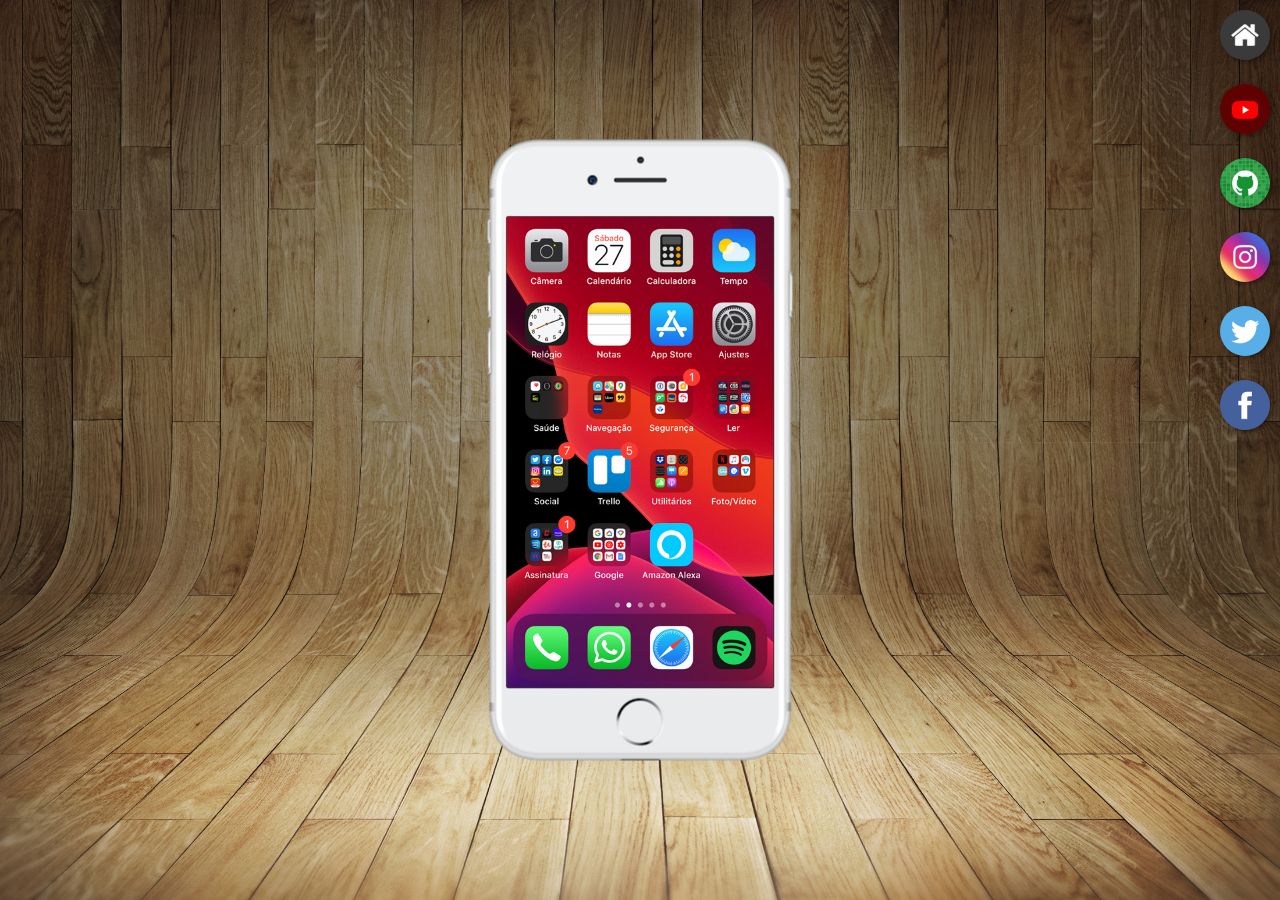
<file: index.html>
<!DOCTYPE html>
<html lang="pt-br">
<head>
    <meta charset="UTF-8">
    <meta name="viewport" content="width=device-width, initial-scale=1.0">
    <link rel="shortcut icon" href="favicon.ico" type="image/x-icon">
    <link rel="stylesheet" href="estilos/style.css">
    <title>Projecto Redes Socias</title>
</head>
<body>
    <main>
        <section id="telefone">
            <iframe src="home.html" name="tela" id="tela"  frameborder="0">
                Seu navegador não é compatível com isso.
            </iframe>
        </section>
        <section id="rede-sociais">
            <a href="home.html" target="tela"><img src="imagens/logo-home.jpg" alt="Home"></a><br>
            <a href="youtube.html" target="tela"><img src="imagens/logo-youtube.jpg" alt="Youtube"></a><br>
            <a href="github.html" target="tela"><img src="imagens/logo-github.jpg" alt="Github"></a><br>
            <a href="instagram.html" target="tela"><img src="imagens/logo-instagram.jpg" alt="Instagram"></a><br>
            <a href="twitter.html" target="tela"><img src="imagens/logo-twitter.jpg" alt="Twitter"></a><br>
            <a href="facebook.html" target="tela"><img src="imagens/logo-facebook.jpg" alt="Facebook"></a>

        </section>
    </main>
</body>
</html>
</file>
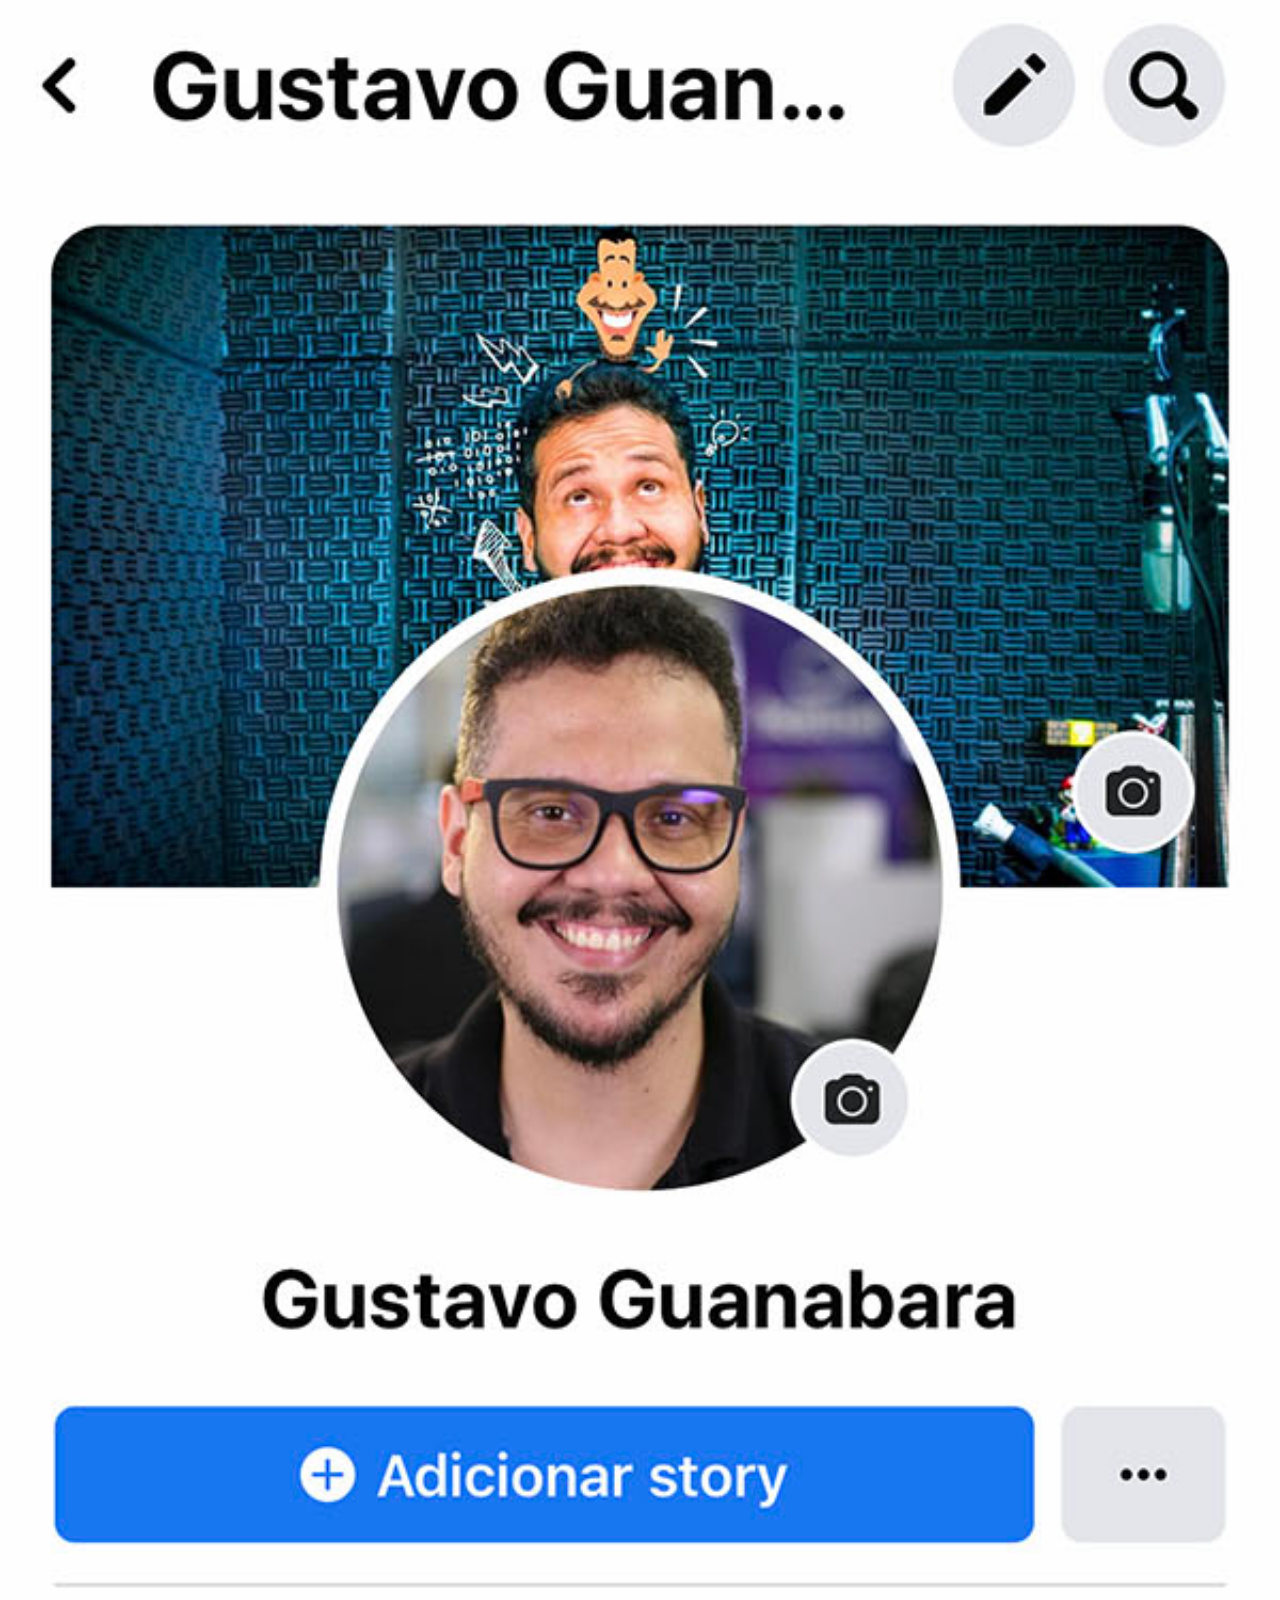
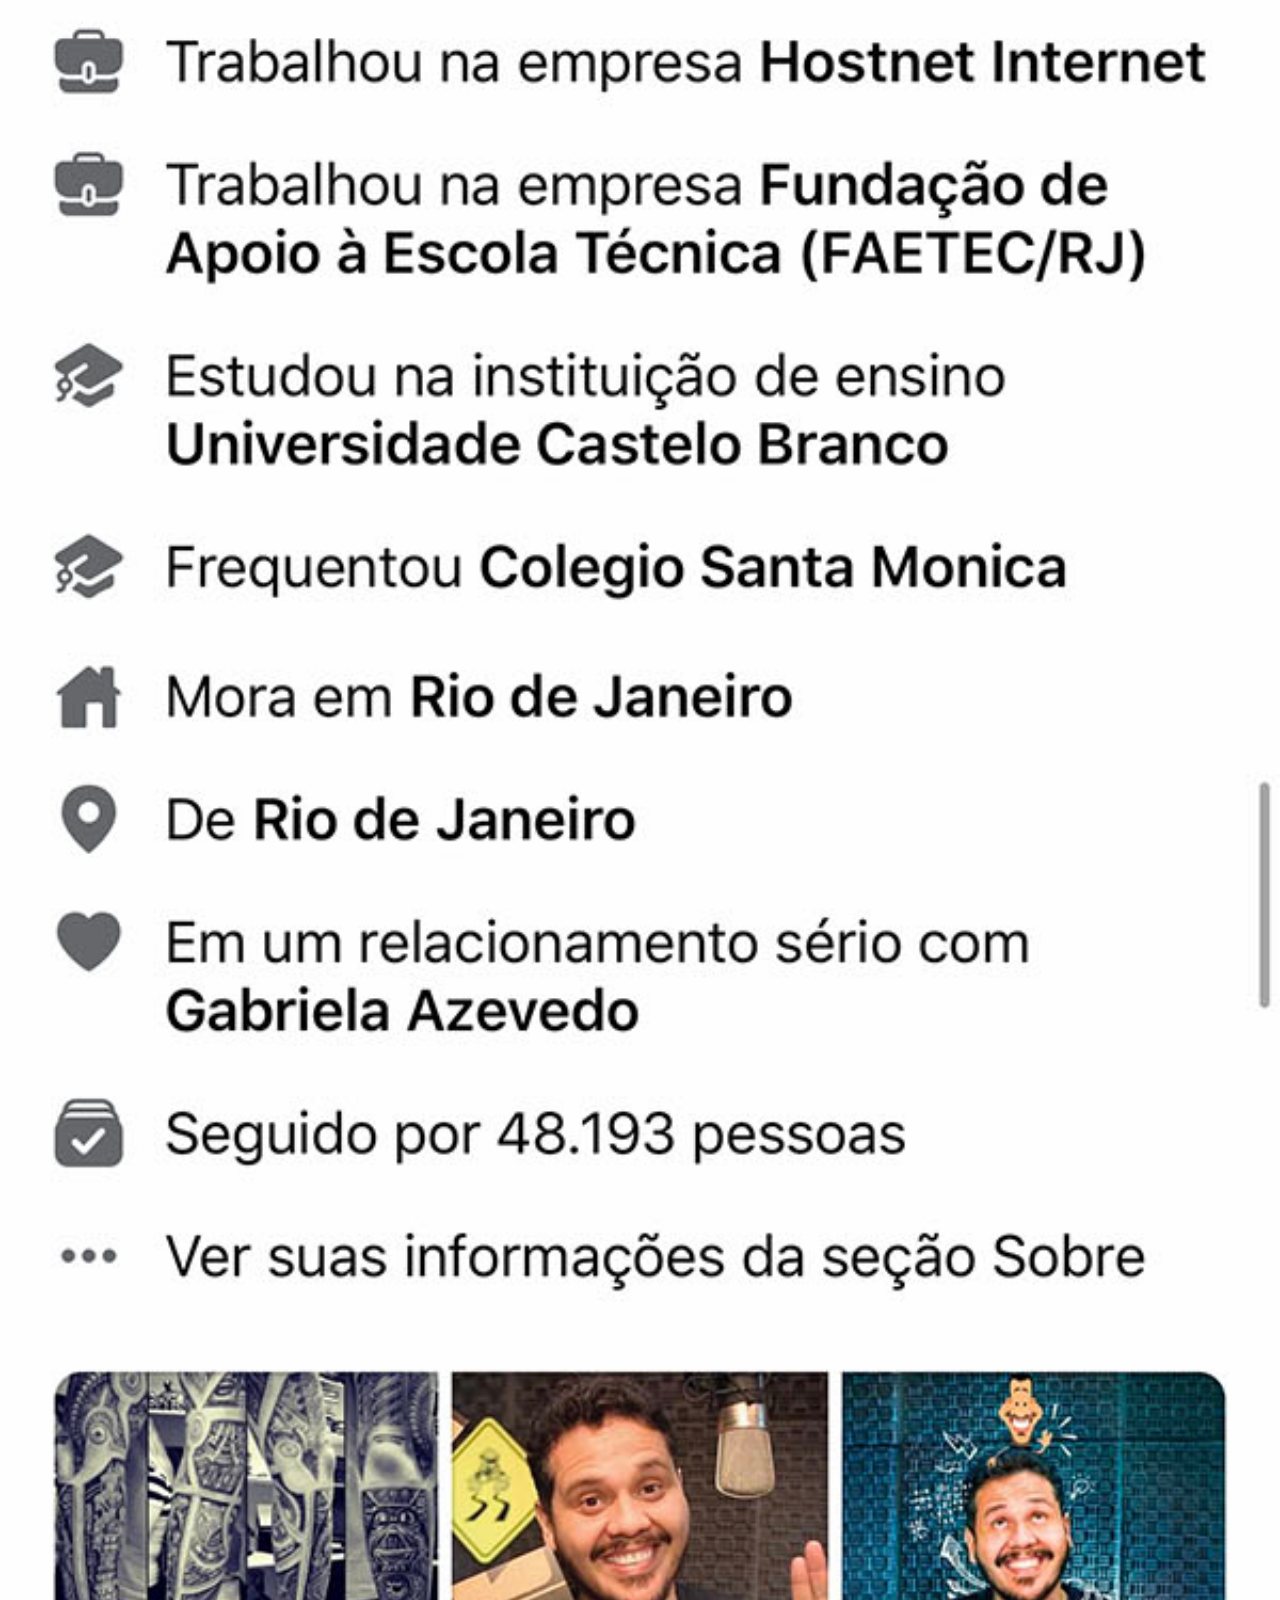
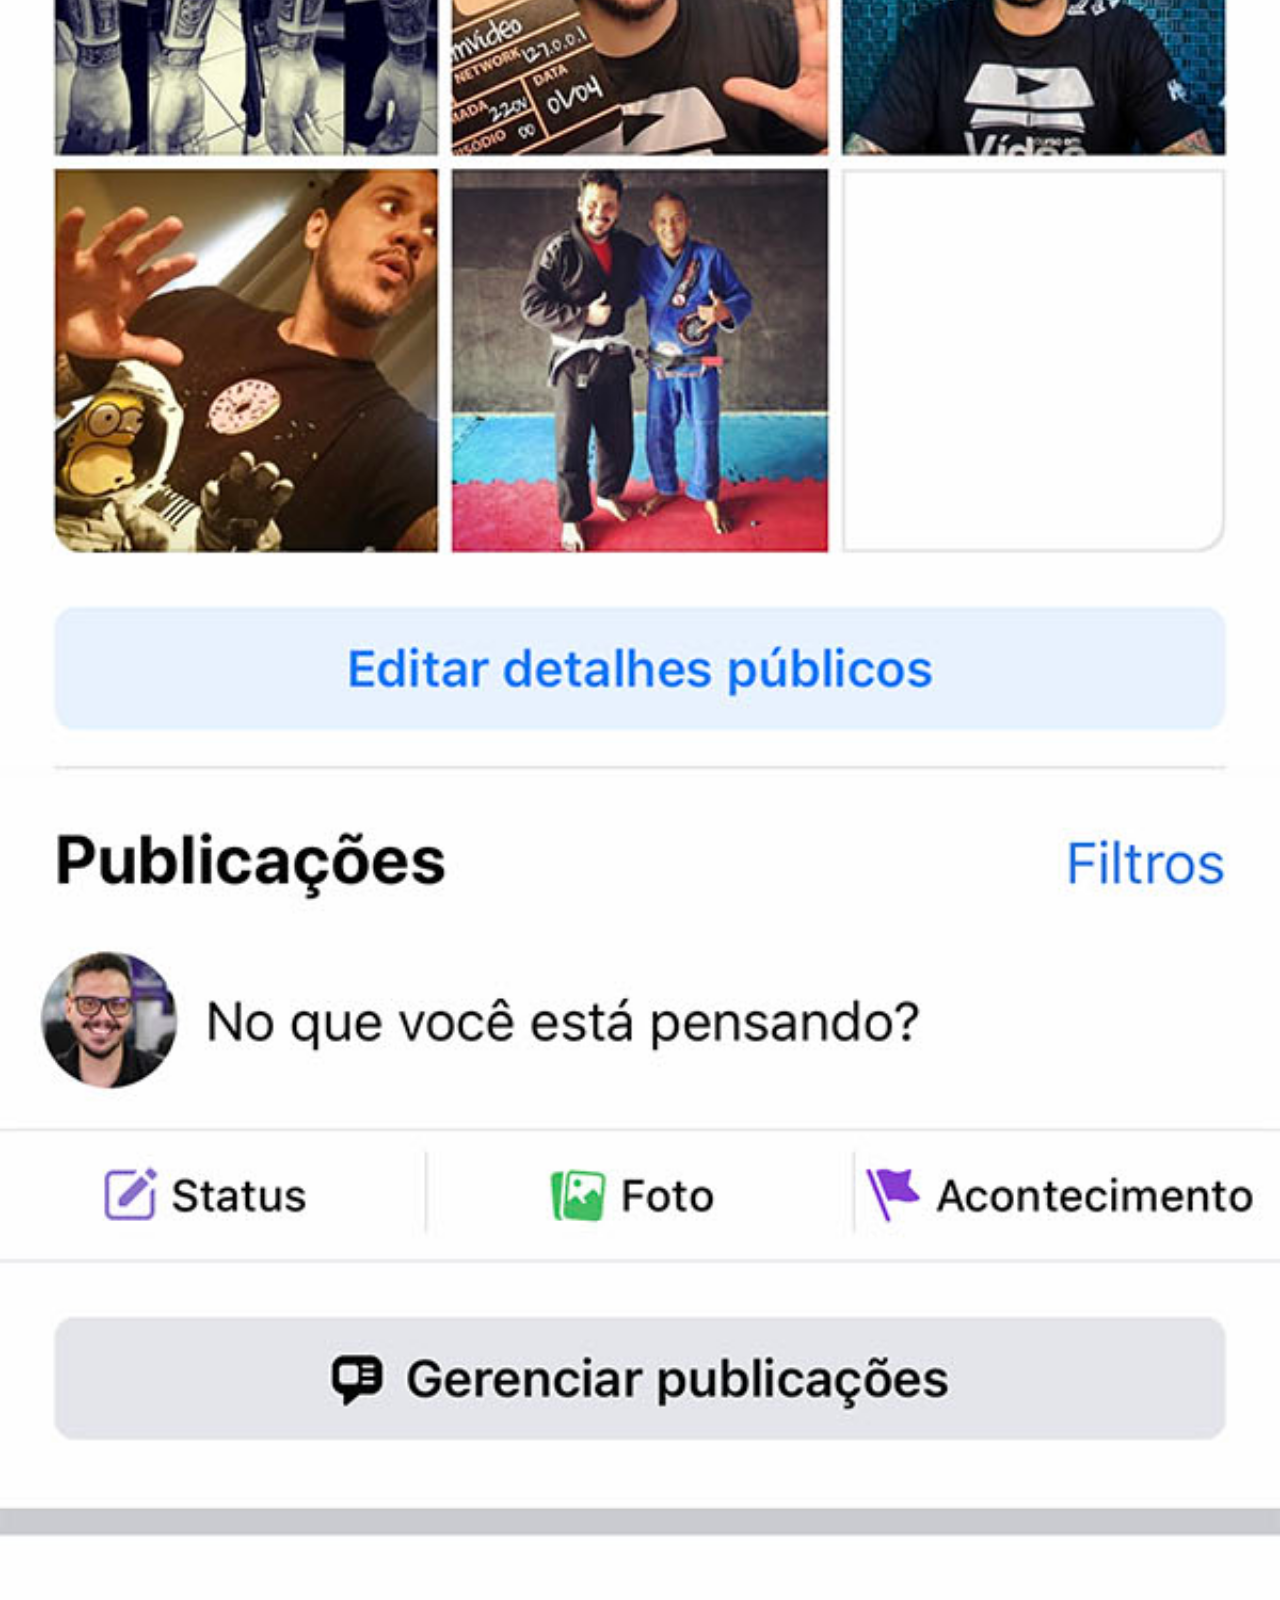
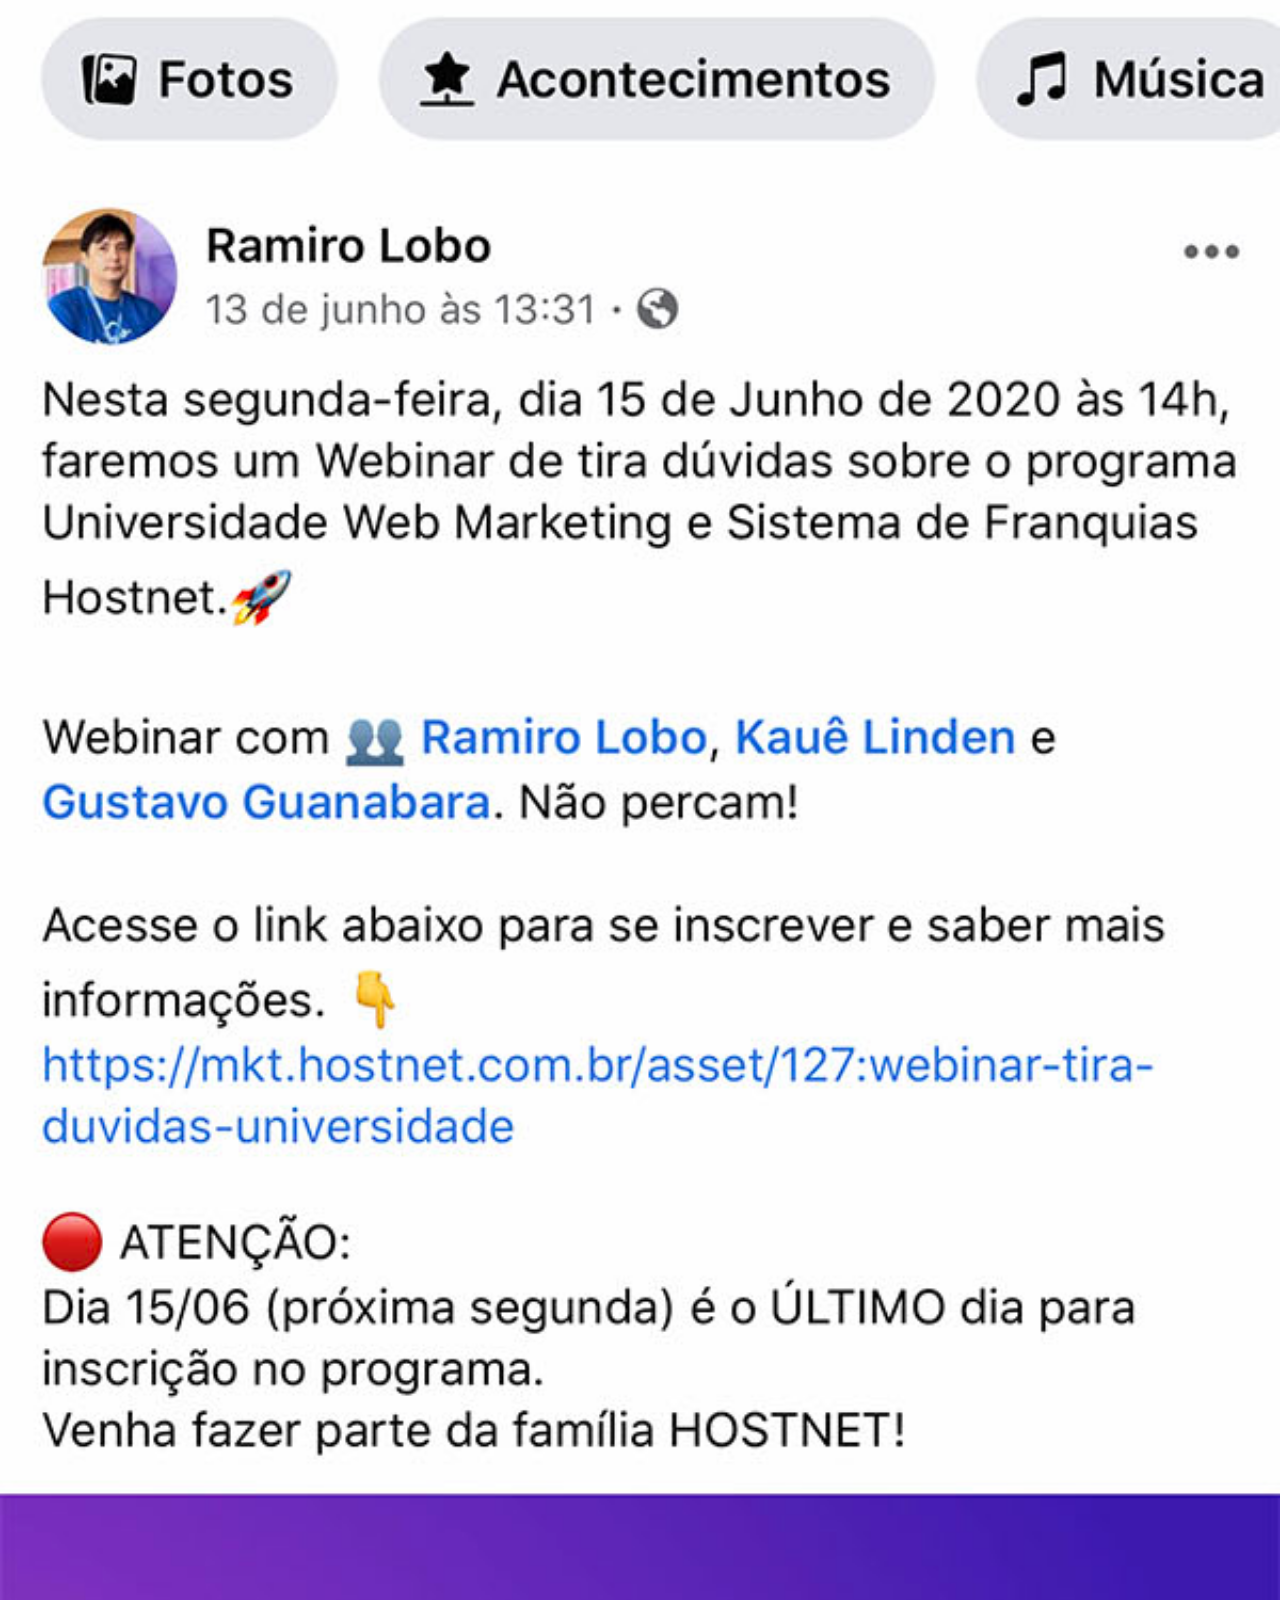
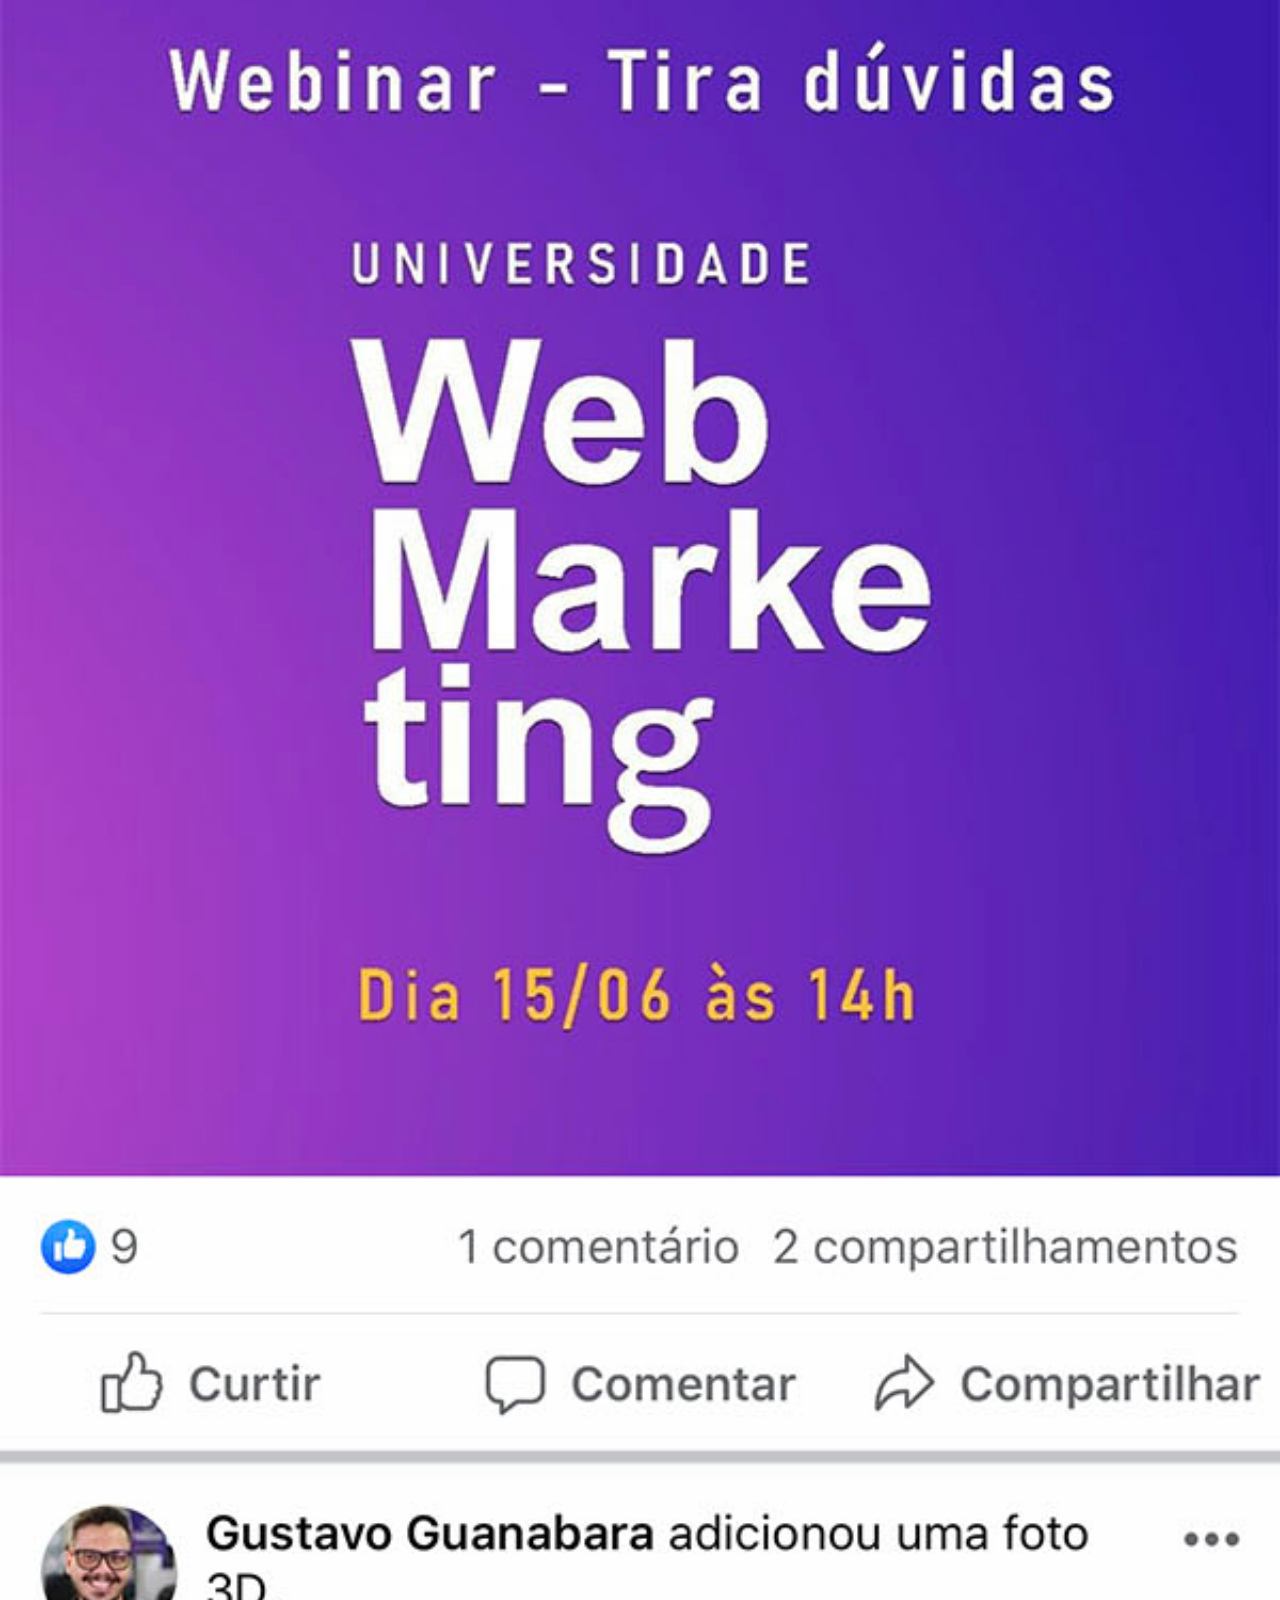
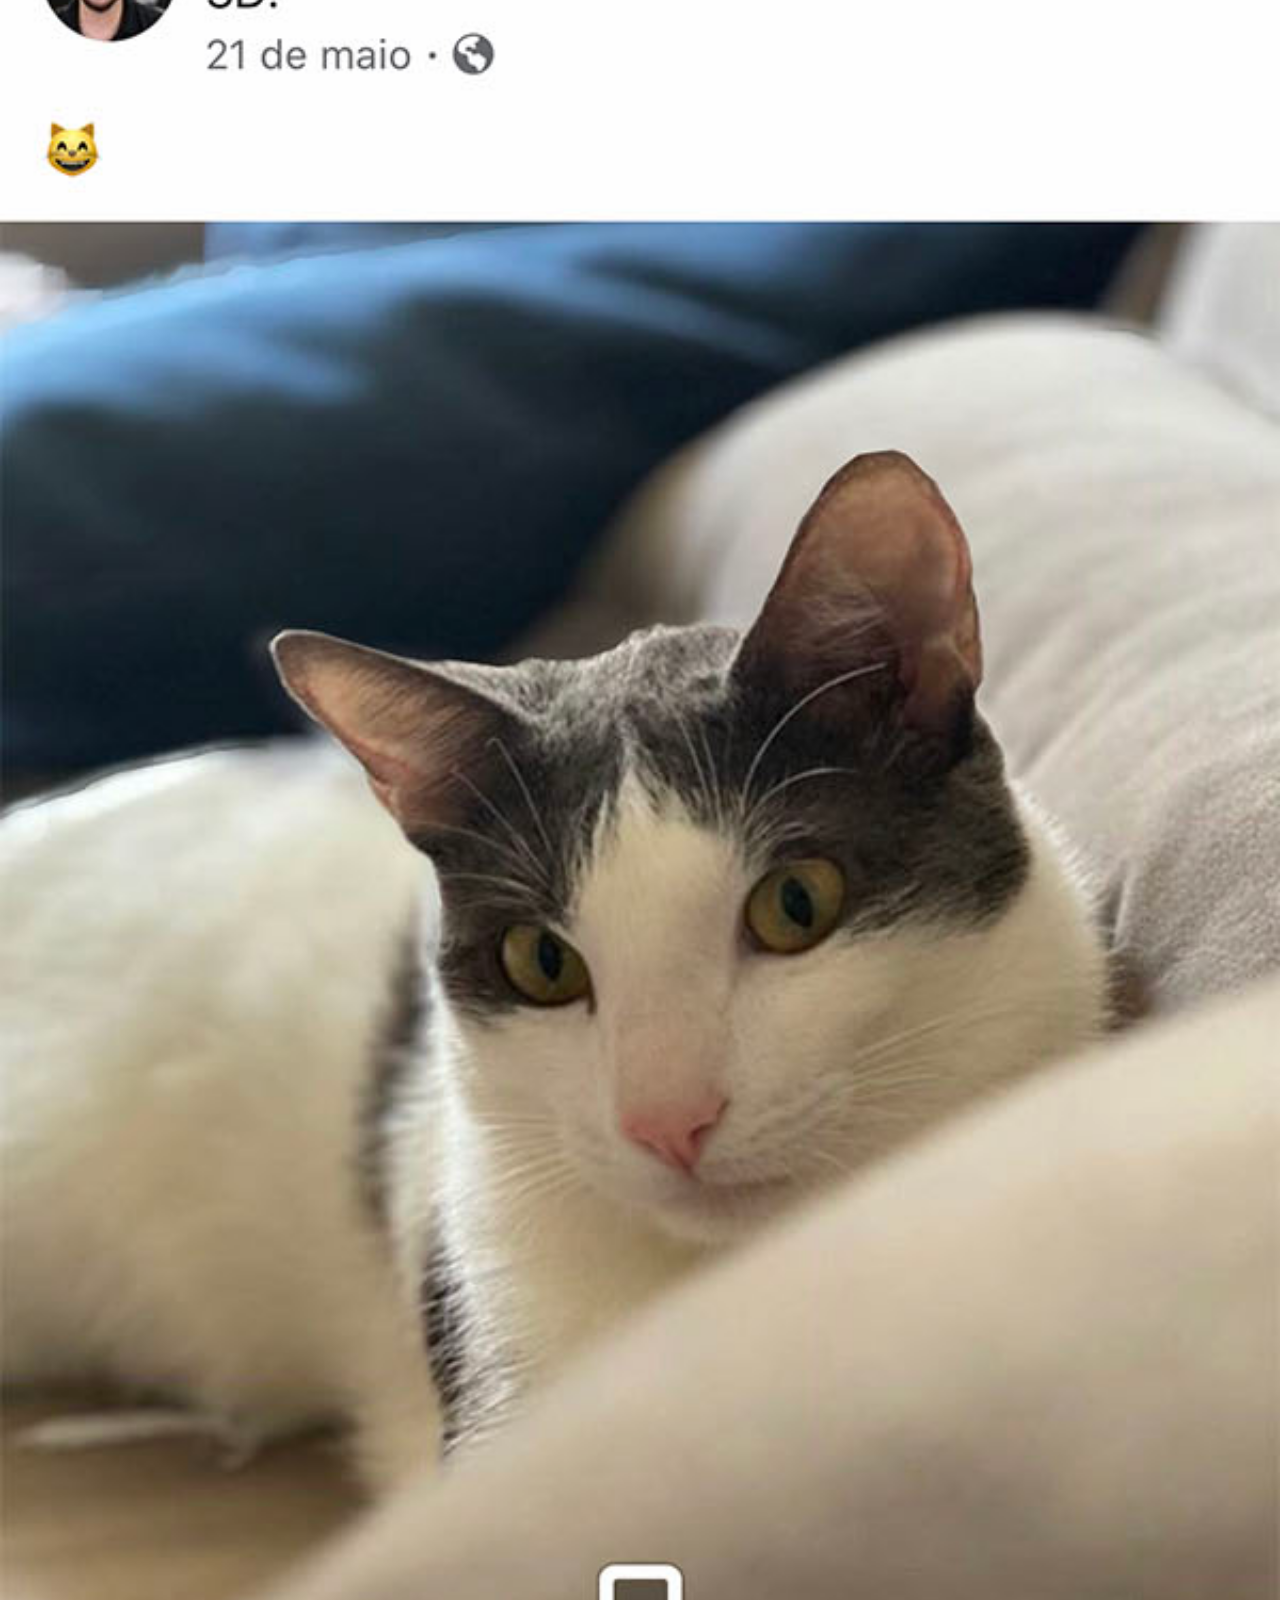
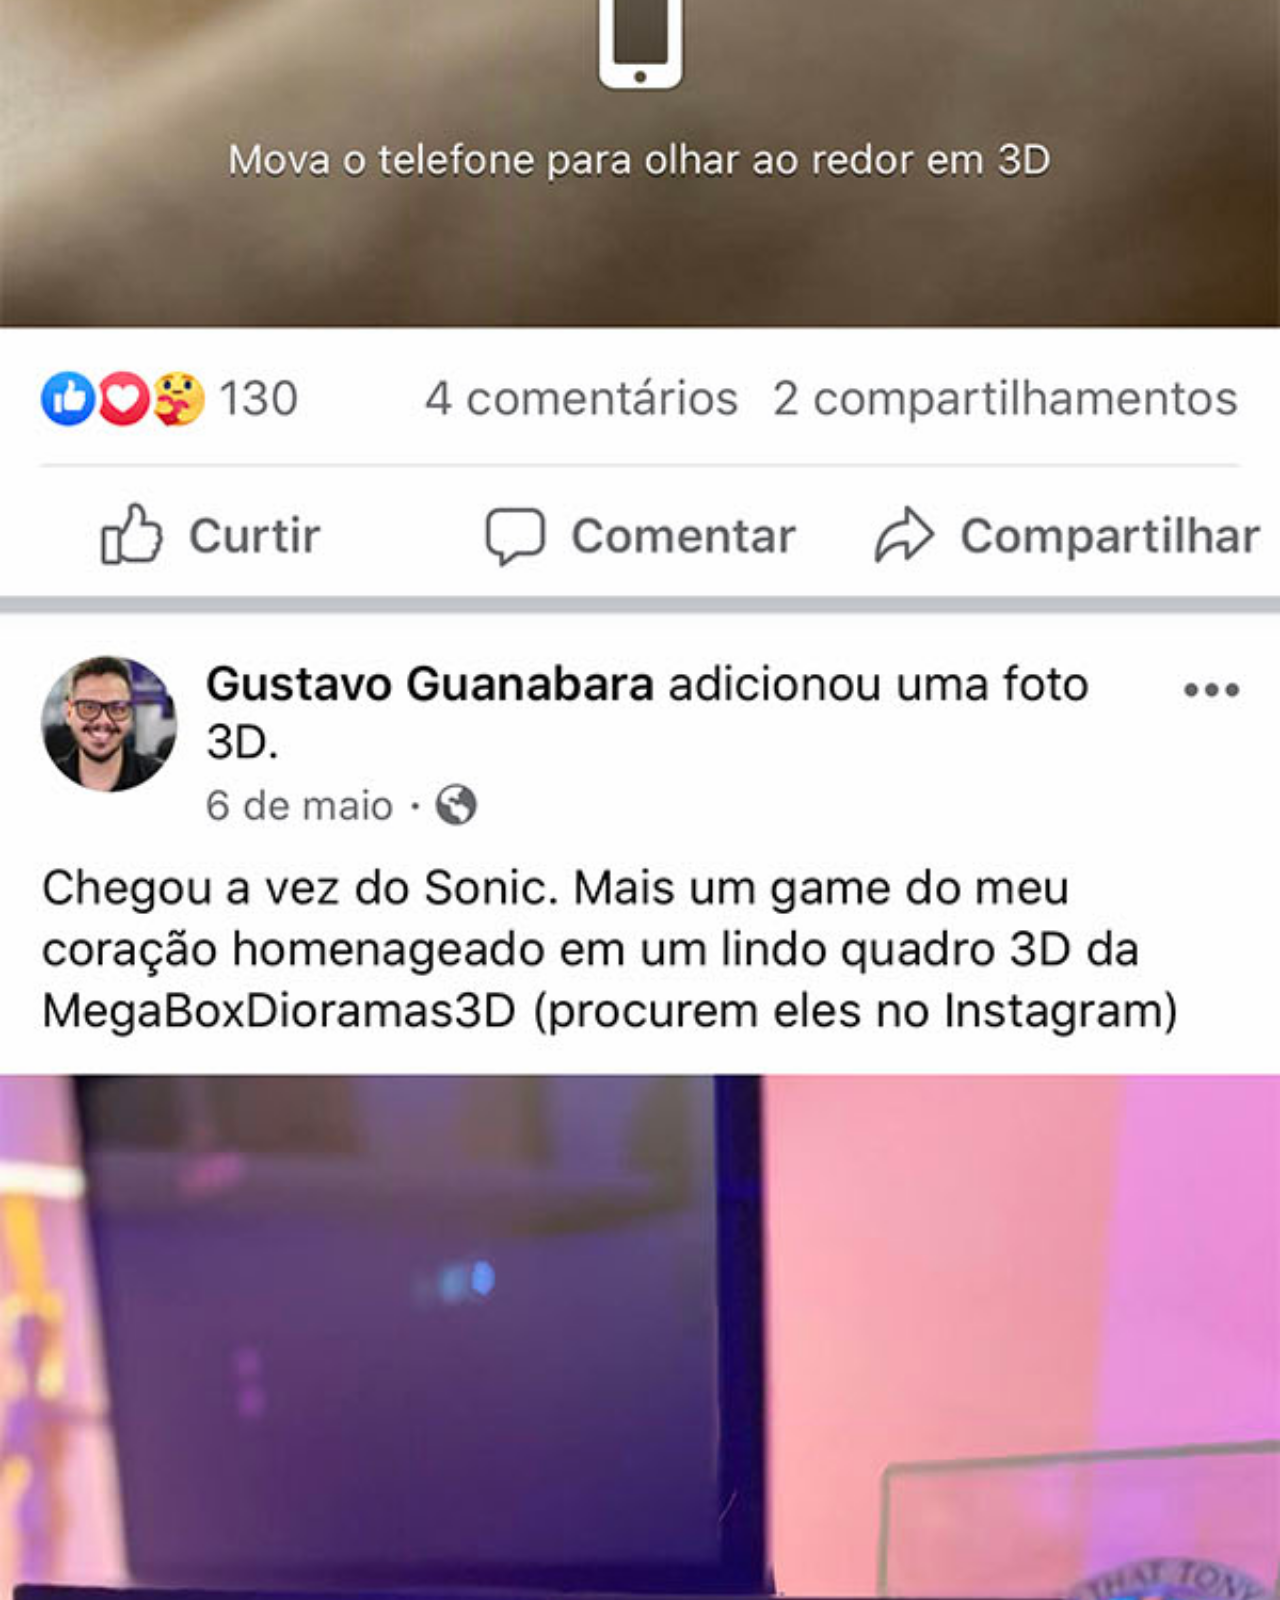
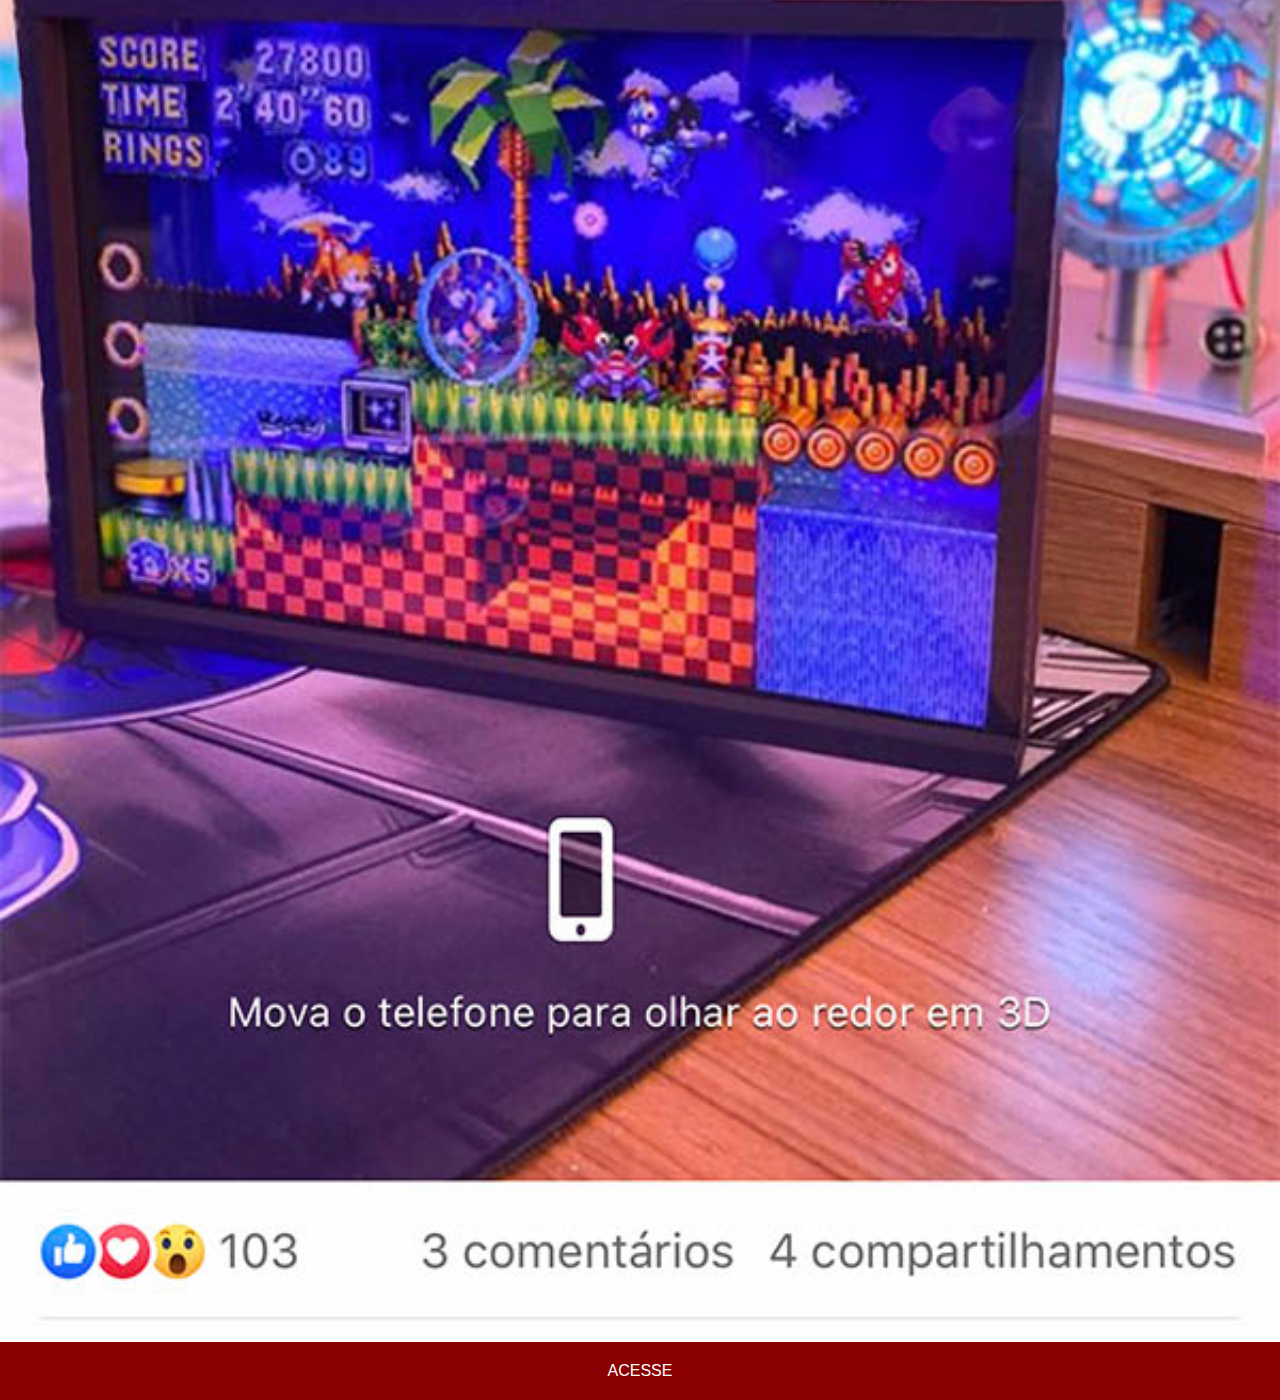
<file: facebook.html>
<!DOCTYPE html>
<html lang="pt-br">
<head>
    <meta charset="UTF-8">
    <meta name="viewport" content="width=device-width, initial-scale=1.0">
    <title>Facebook</title>
    <link rel="stylesheet" href="estilos/social.css">
   
</head>
<body>
    <img src="imagens/tela-facebook.jpg" alt="Facebook">
    <a href="#" target="_blank" rel="external">ACESSE</a>
</body>
</html>
</file>
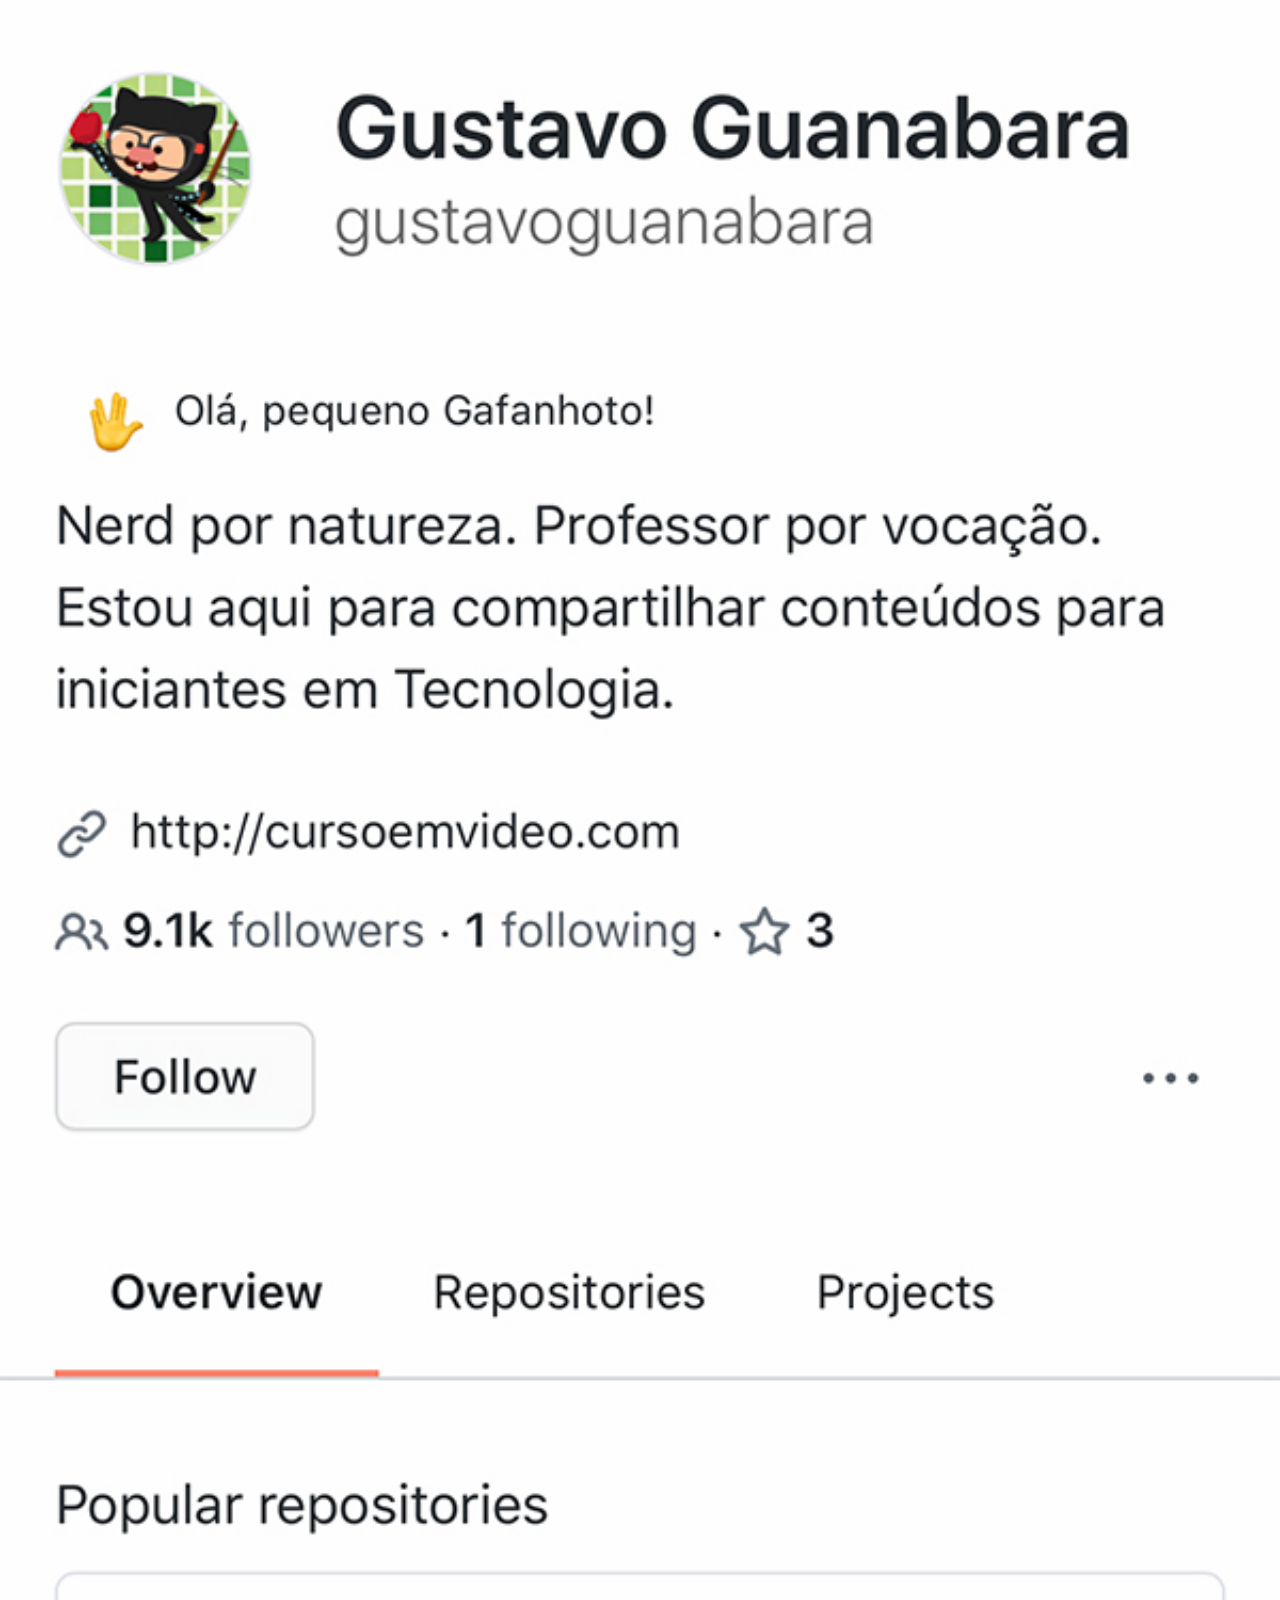
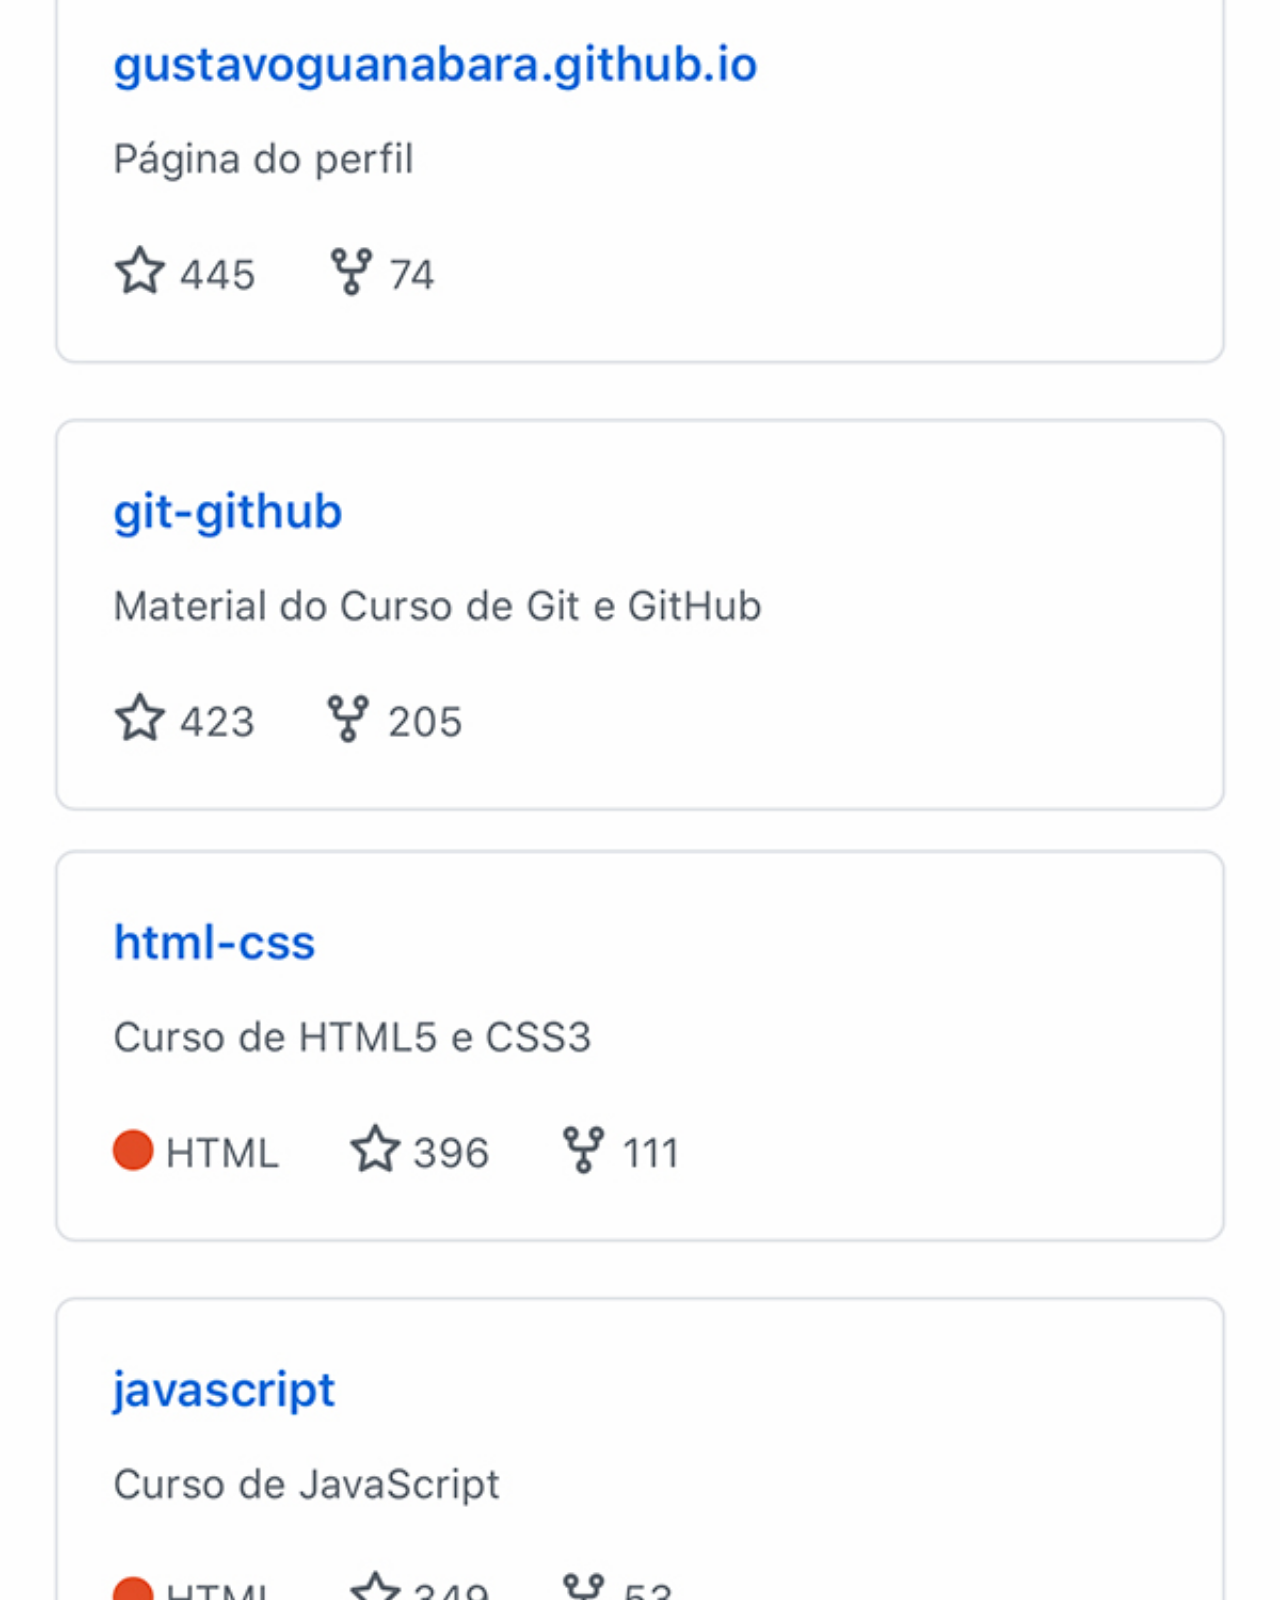
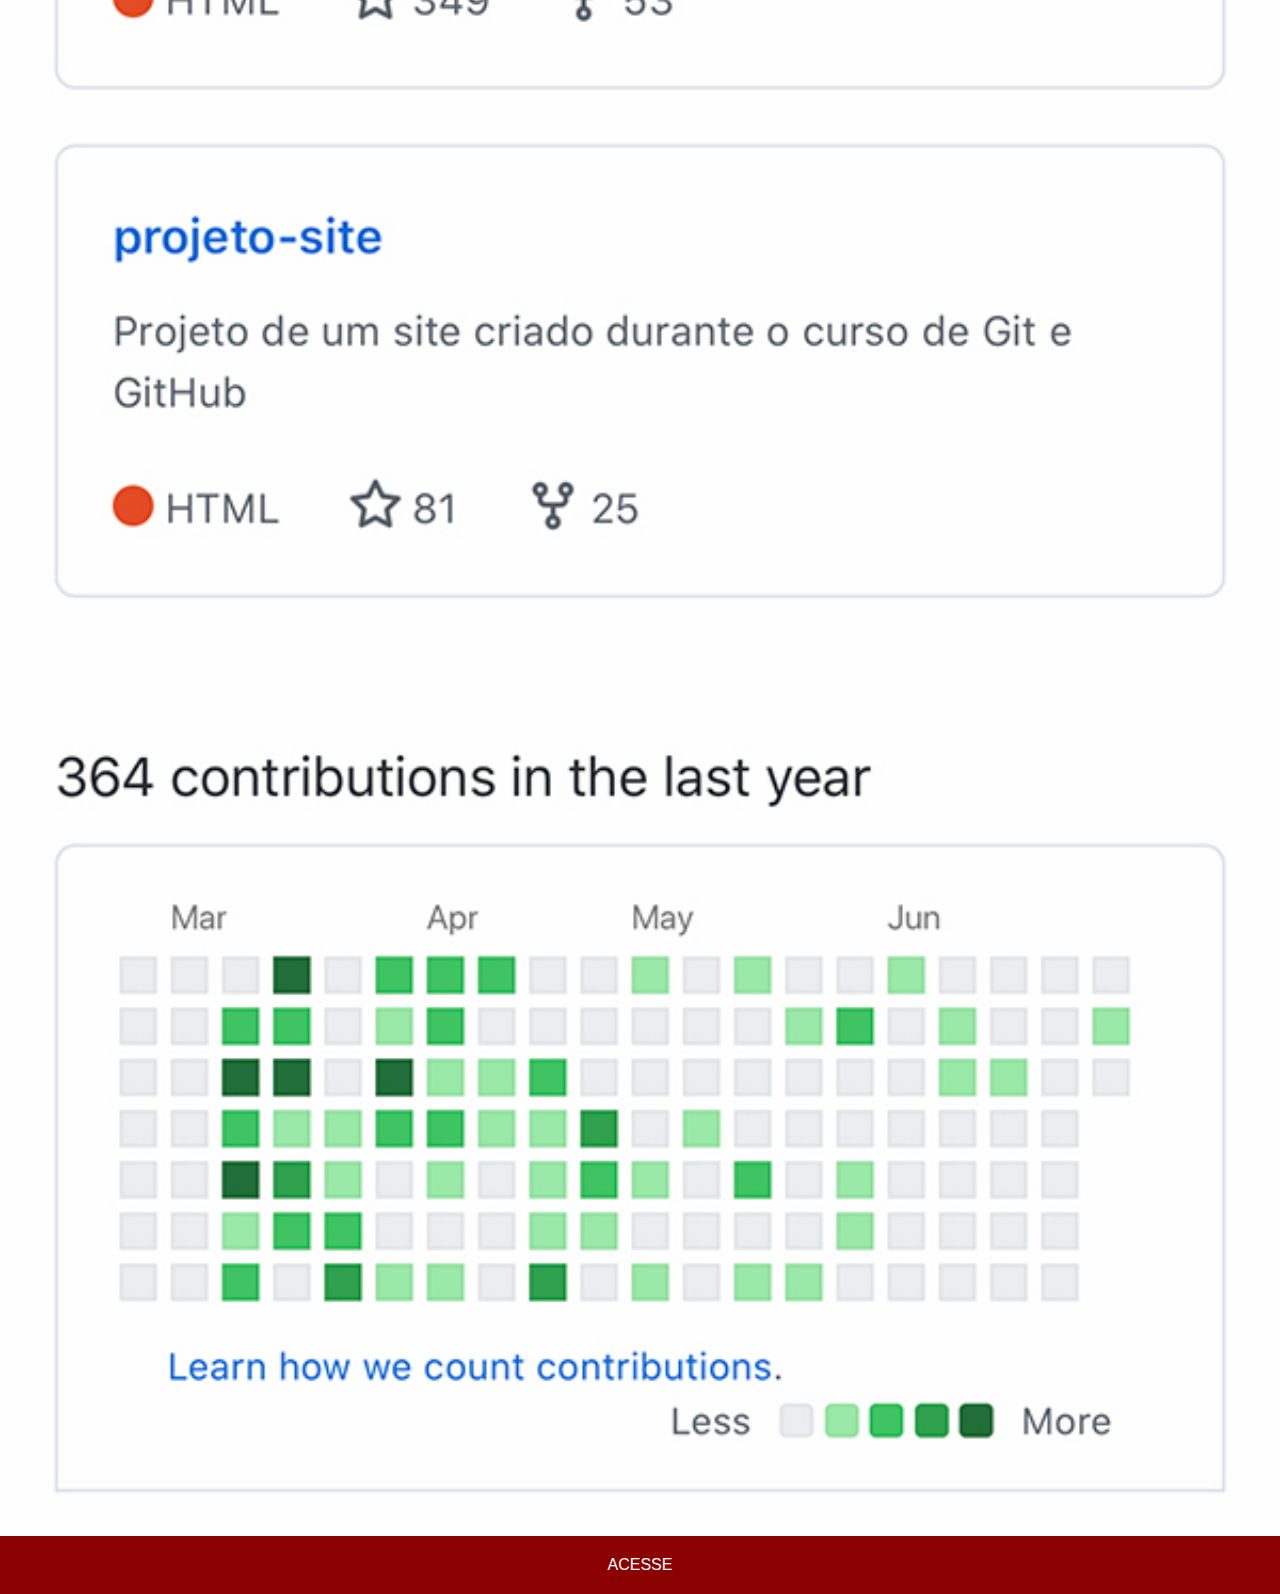
<file: github.html>
<!DOCTYPE html>
<html lang="pt-br">
<head>
    <meta charset="UTF-8">
    <meta name="viewport" content="width=device-width, initial-scale=1.0">
    <title>Github</title>
    <link rel="stylesheet" href="estilos/social.css">
   
</head>
<body>
    <img src="imagens/tela-github.jpg" alt="Github">
    <a href="#" target="_blank" rel="external">ACESSE</a>
</body>
</html>
</file>
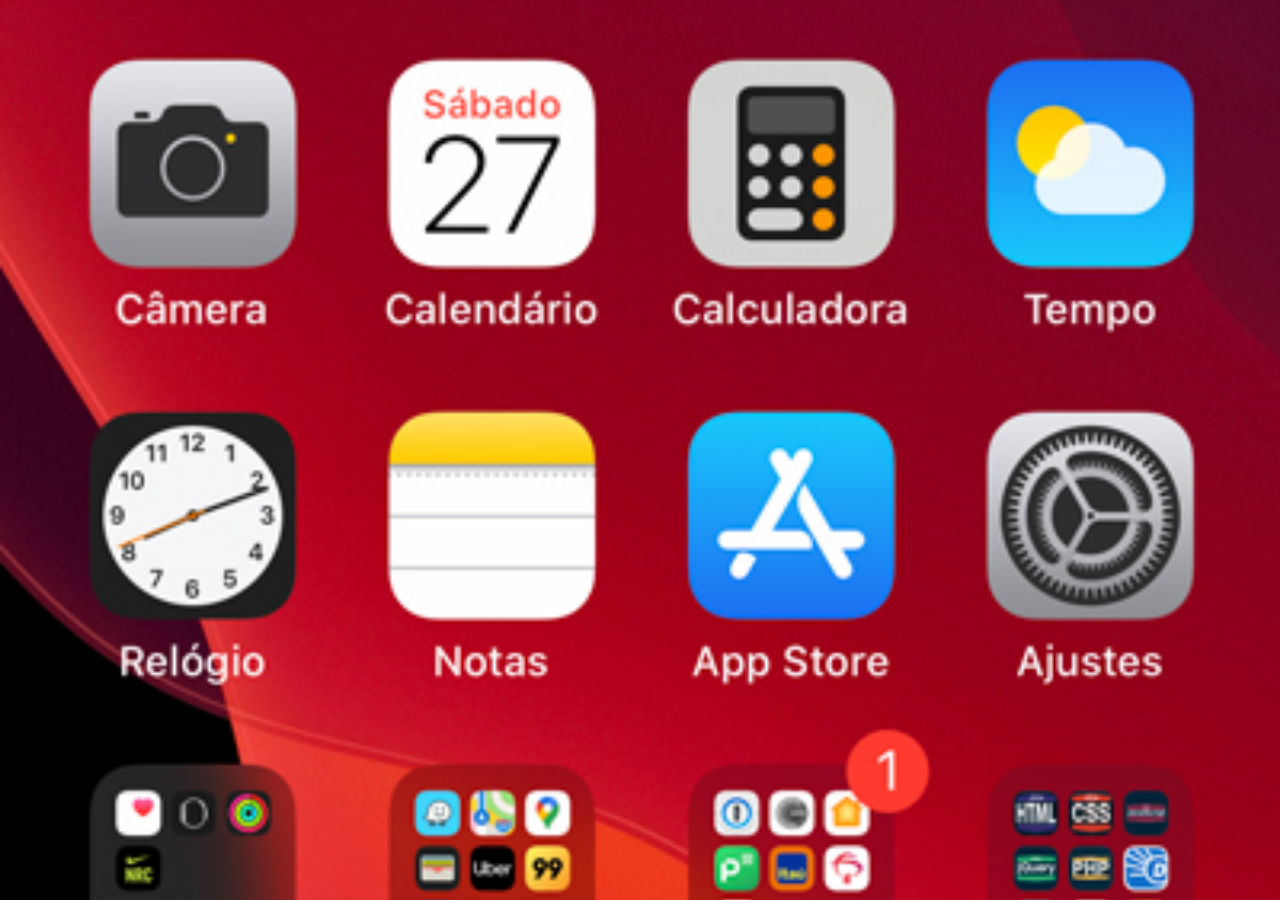
<file: home.html>
<!DOCTYPE html>
<html lang="pt-br">
<head>
    <meta charset="UTF-8">
    <meta name="viewport" content="width=device-width, initial-scale=1.0">
    <title>Home</title>
    <style>
        *{
            margin: 0px;
            padding: 0px;
        }

        body{
            height: 100vh;
            width: 100vw;
            background: black url("imagens/tela-home.jpg") no-repeat top center;
            background-size: cover;
        }
    </style>
</head>
<body>
    
</body>
</html>
</file>
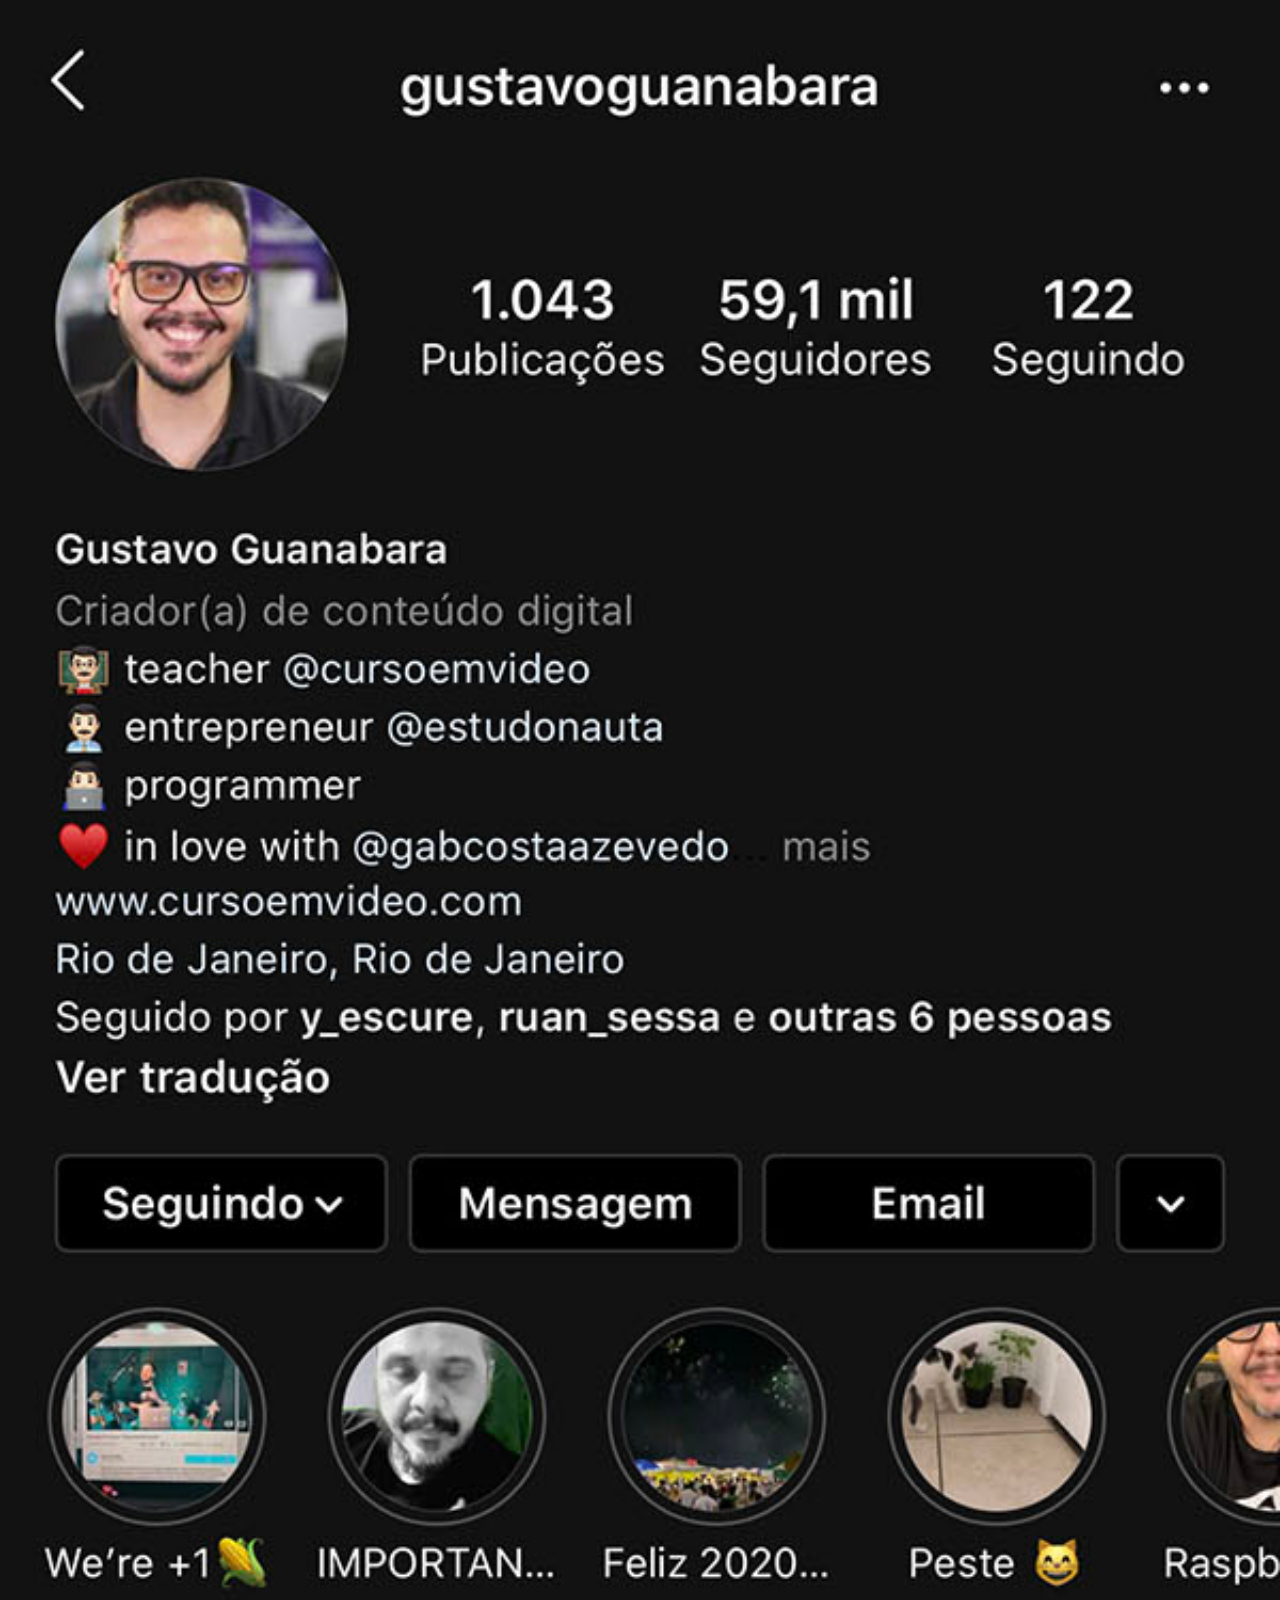
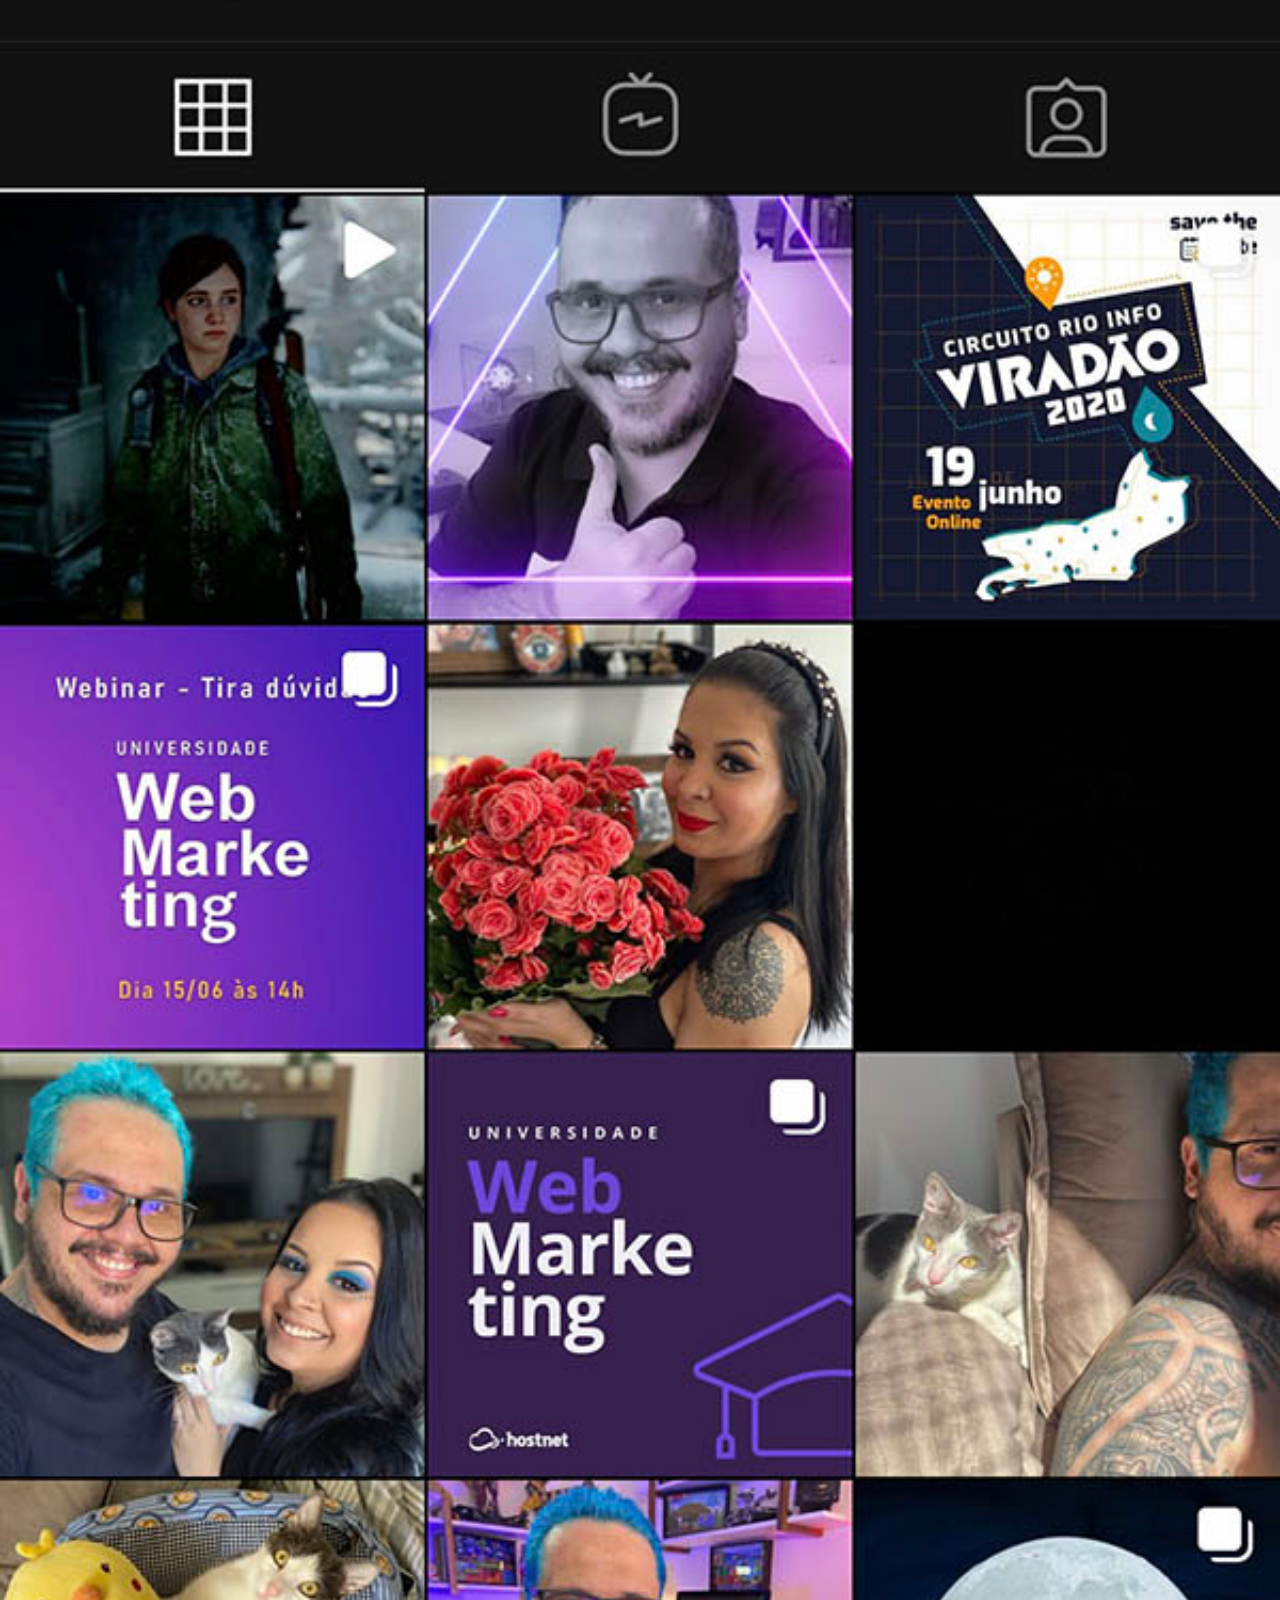
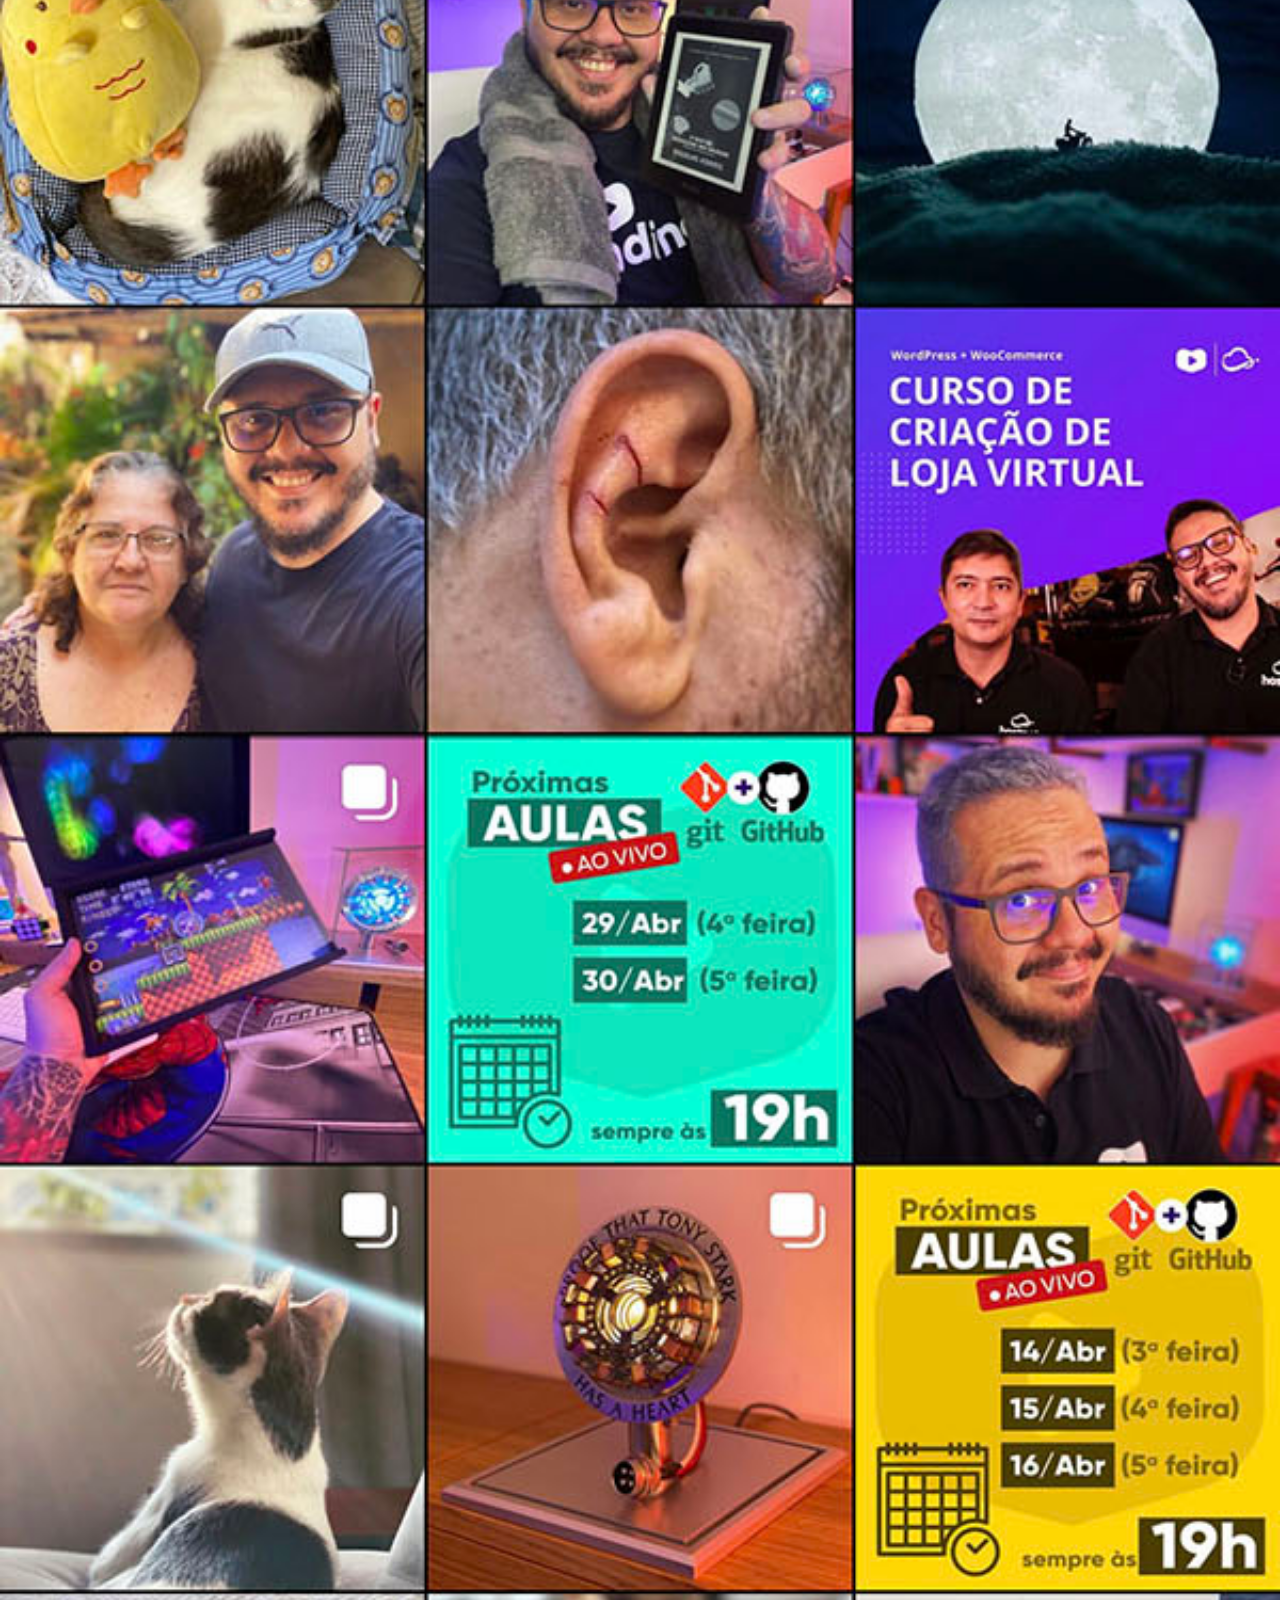
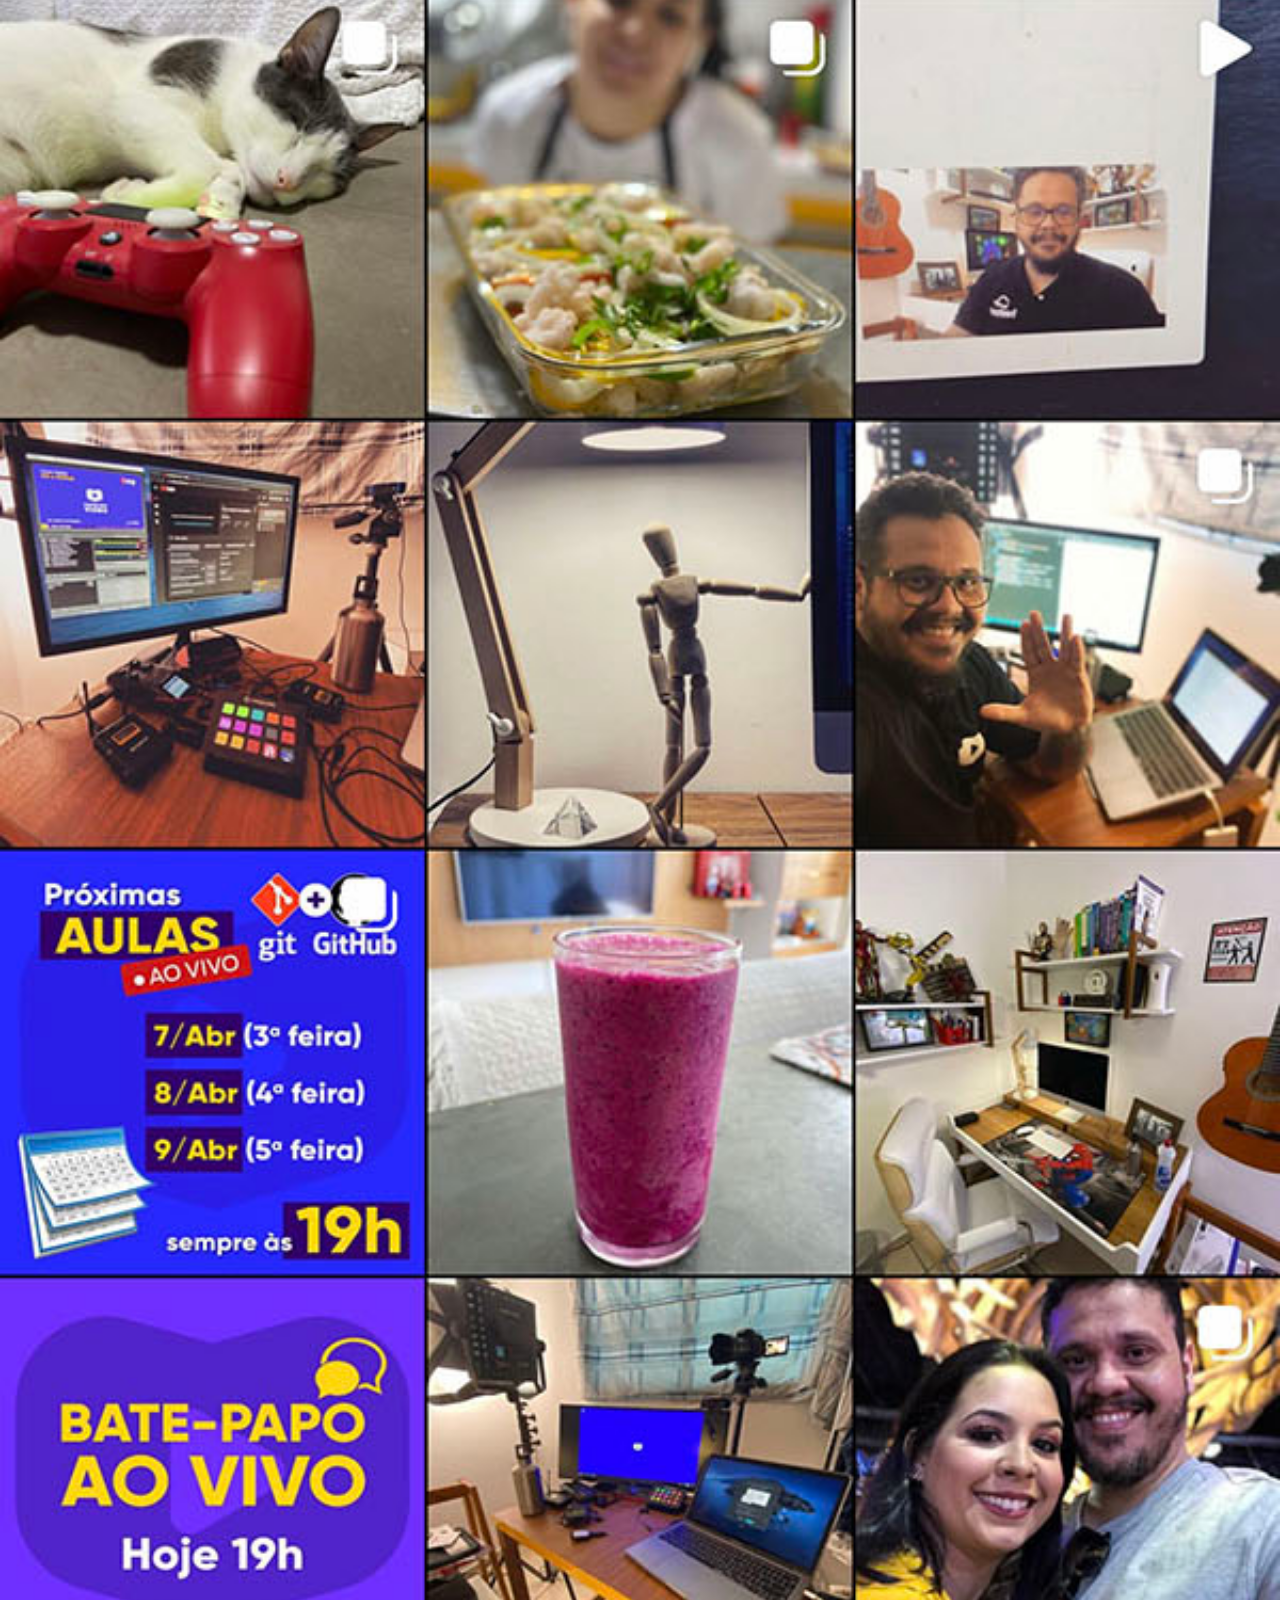
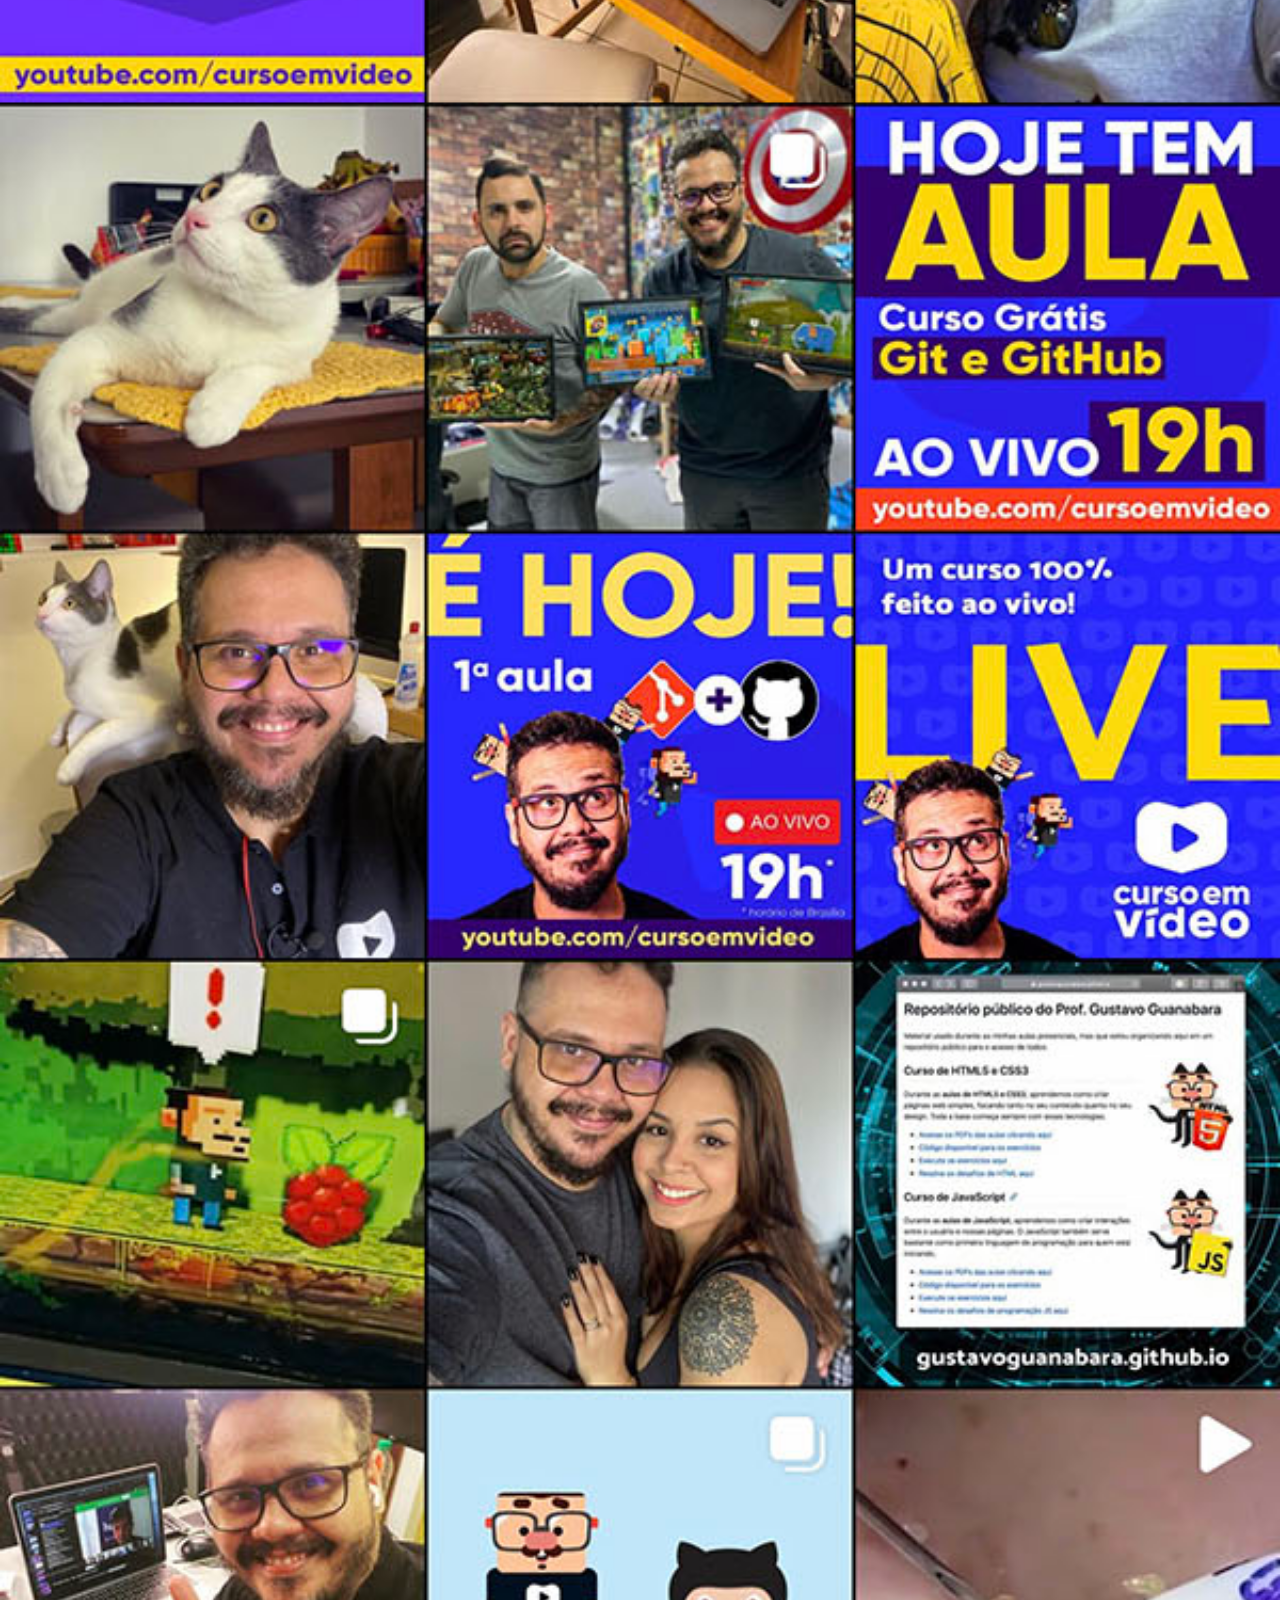
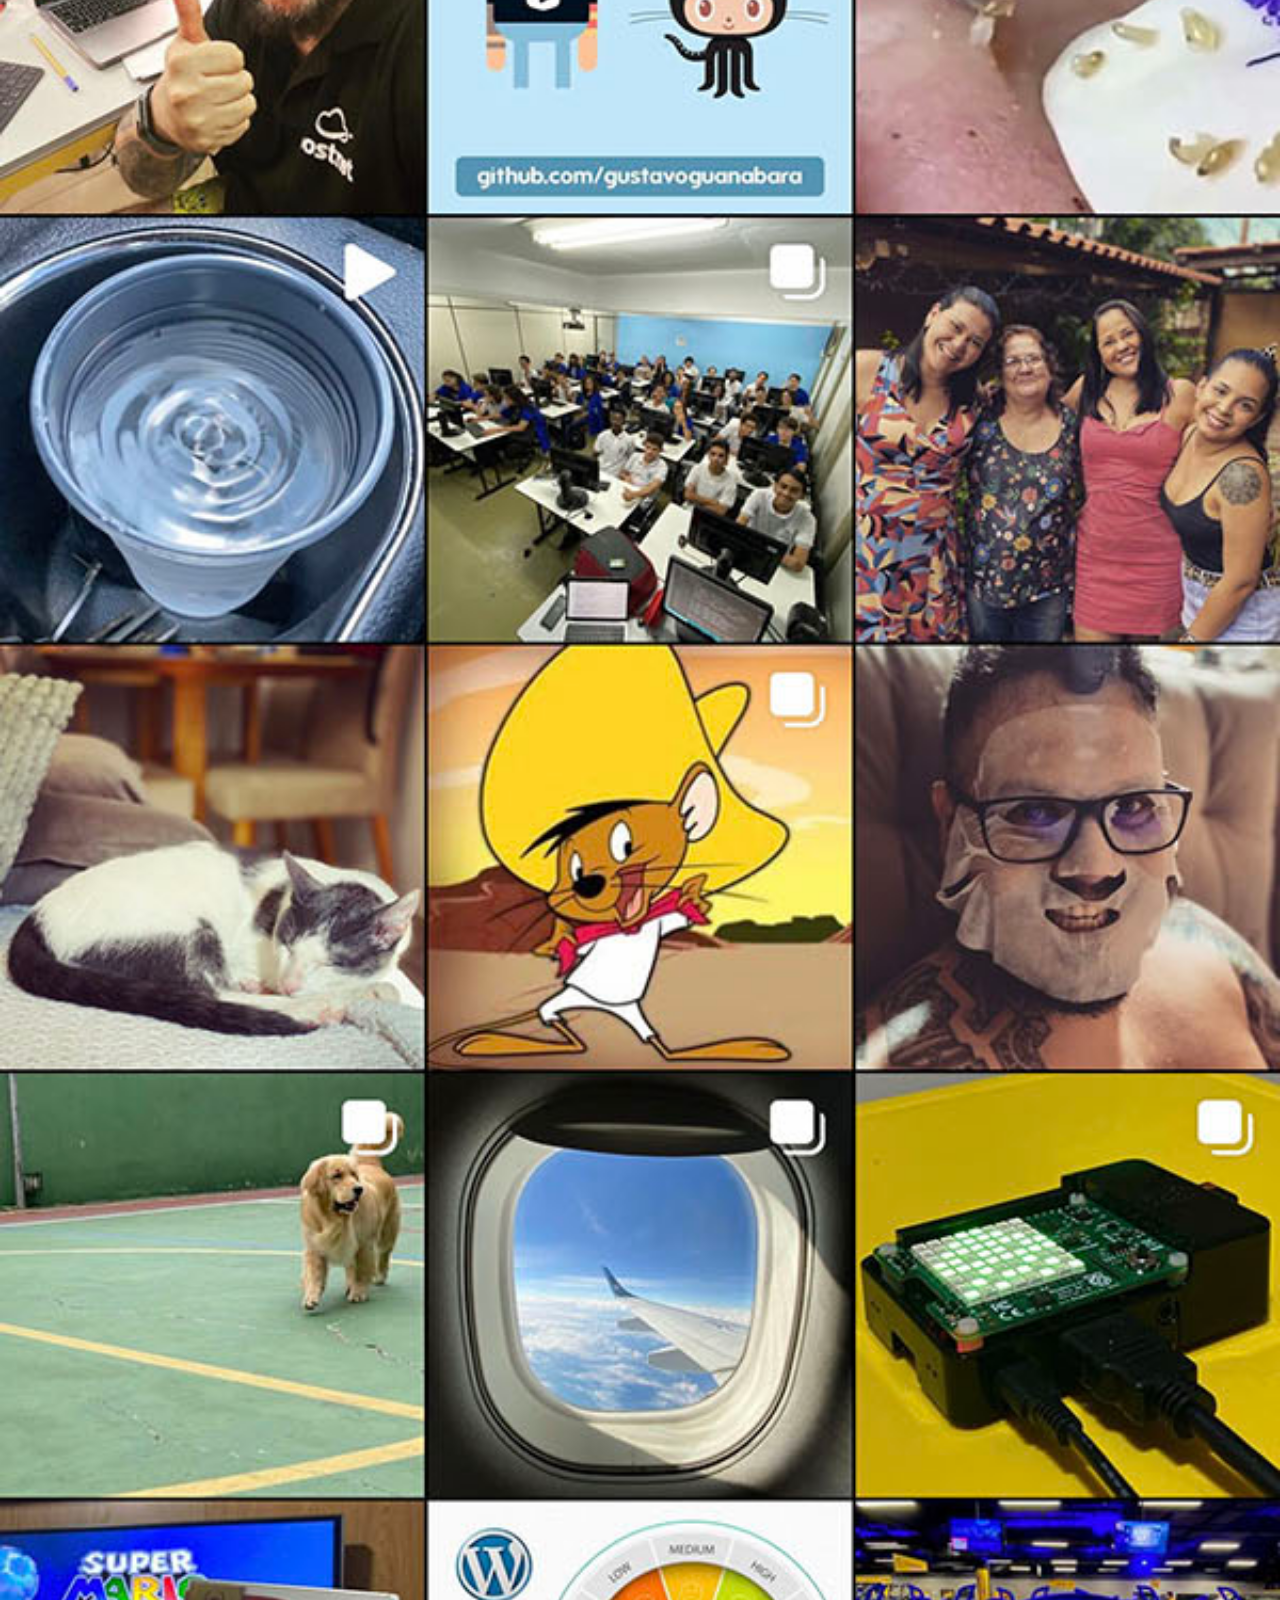
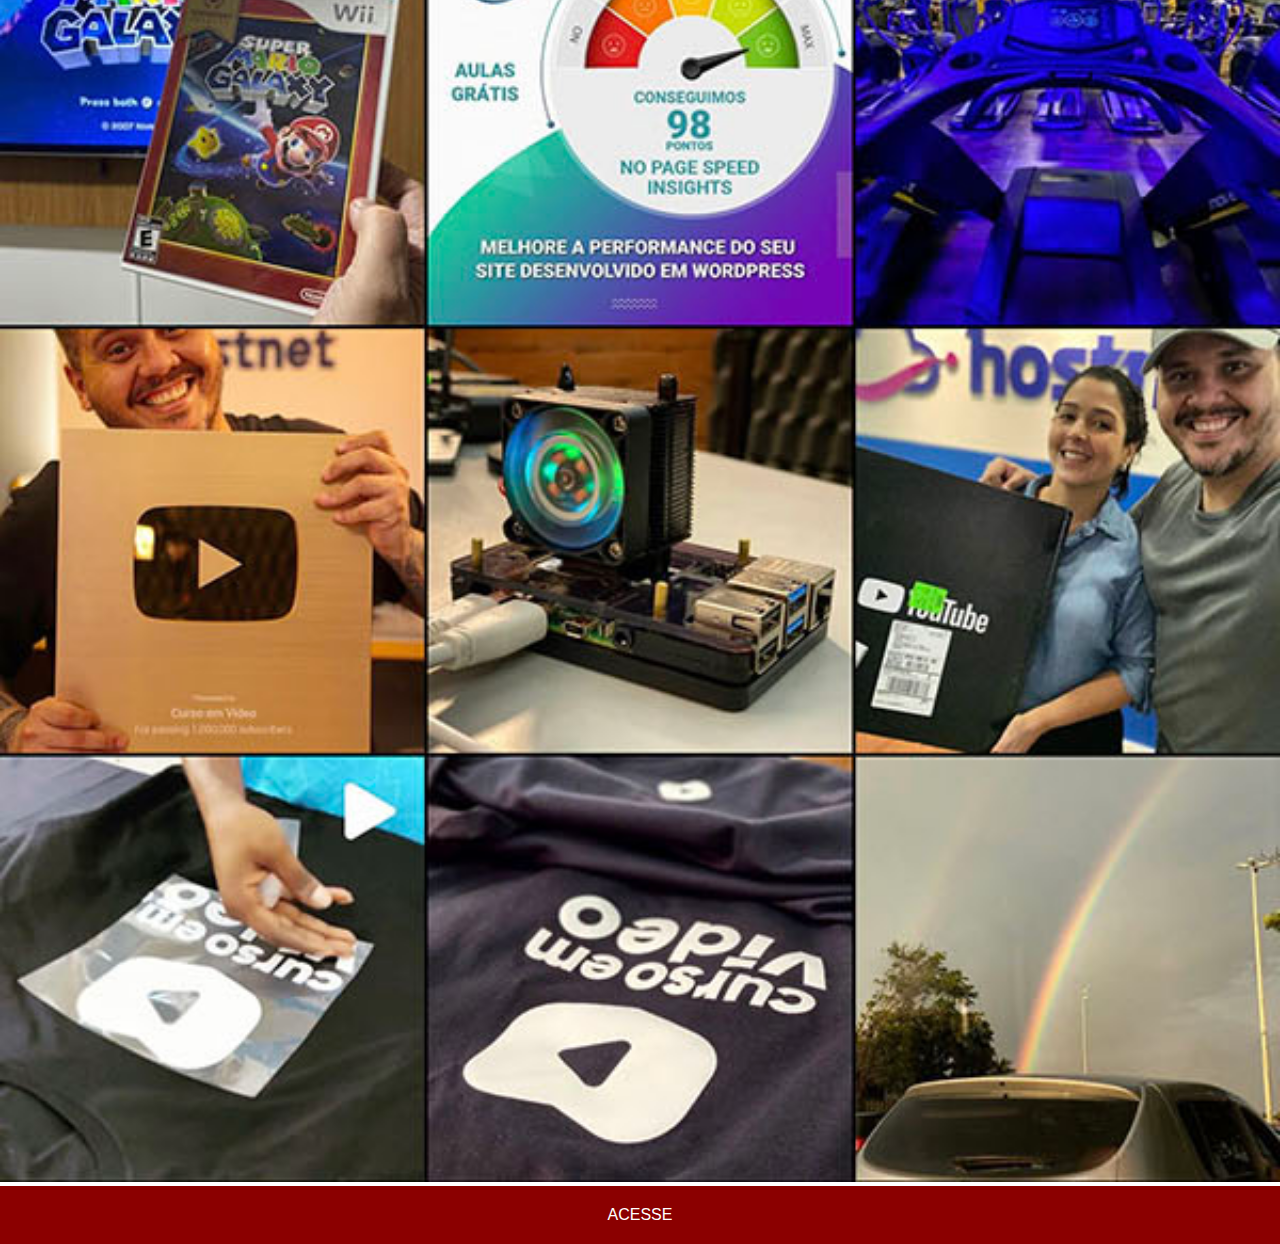
<file: instagram.html>
<!DOCTYPE html>
<html lang="pt-br">
<head>
    <meta charset="UTF-8">
    <meta name="viewport" content="width=device-width, initial-scale=1.0">
    <title>Instagram</title>
    <link rel="stylesheet" href="estilos/social.css">
   
</head>
<body>
    <img src="imagens/tela-instagram.jpg" alt="Instagram">
    <a href="#" target="_blank" rel="external">ACESSE</a>
</body>
</html>
</file>
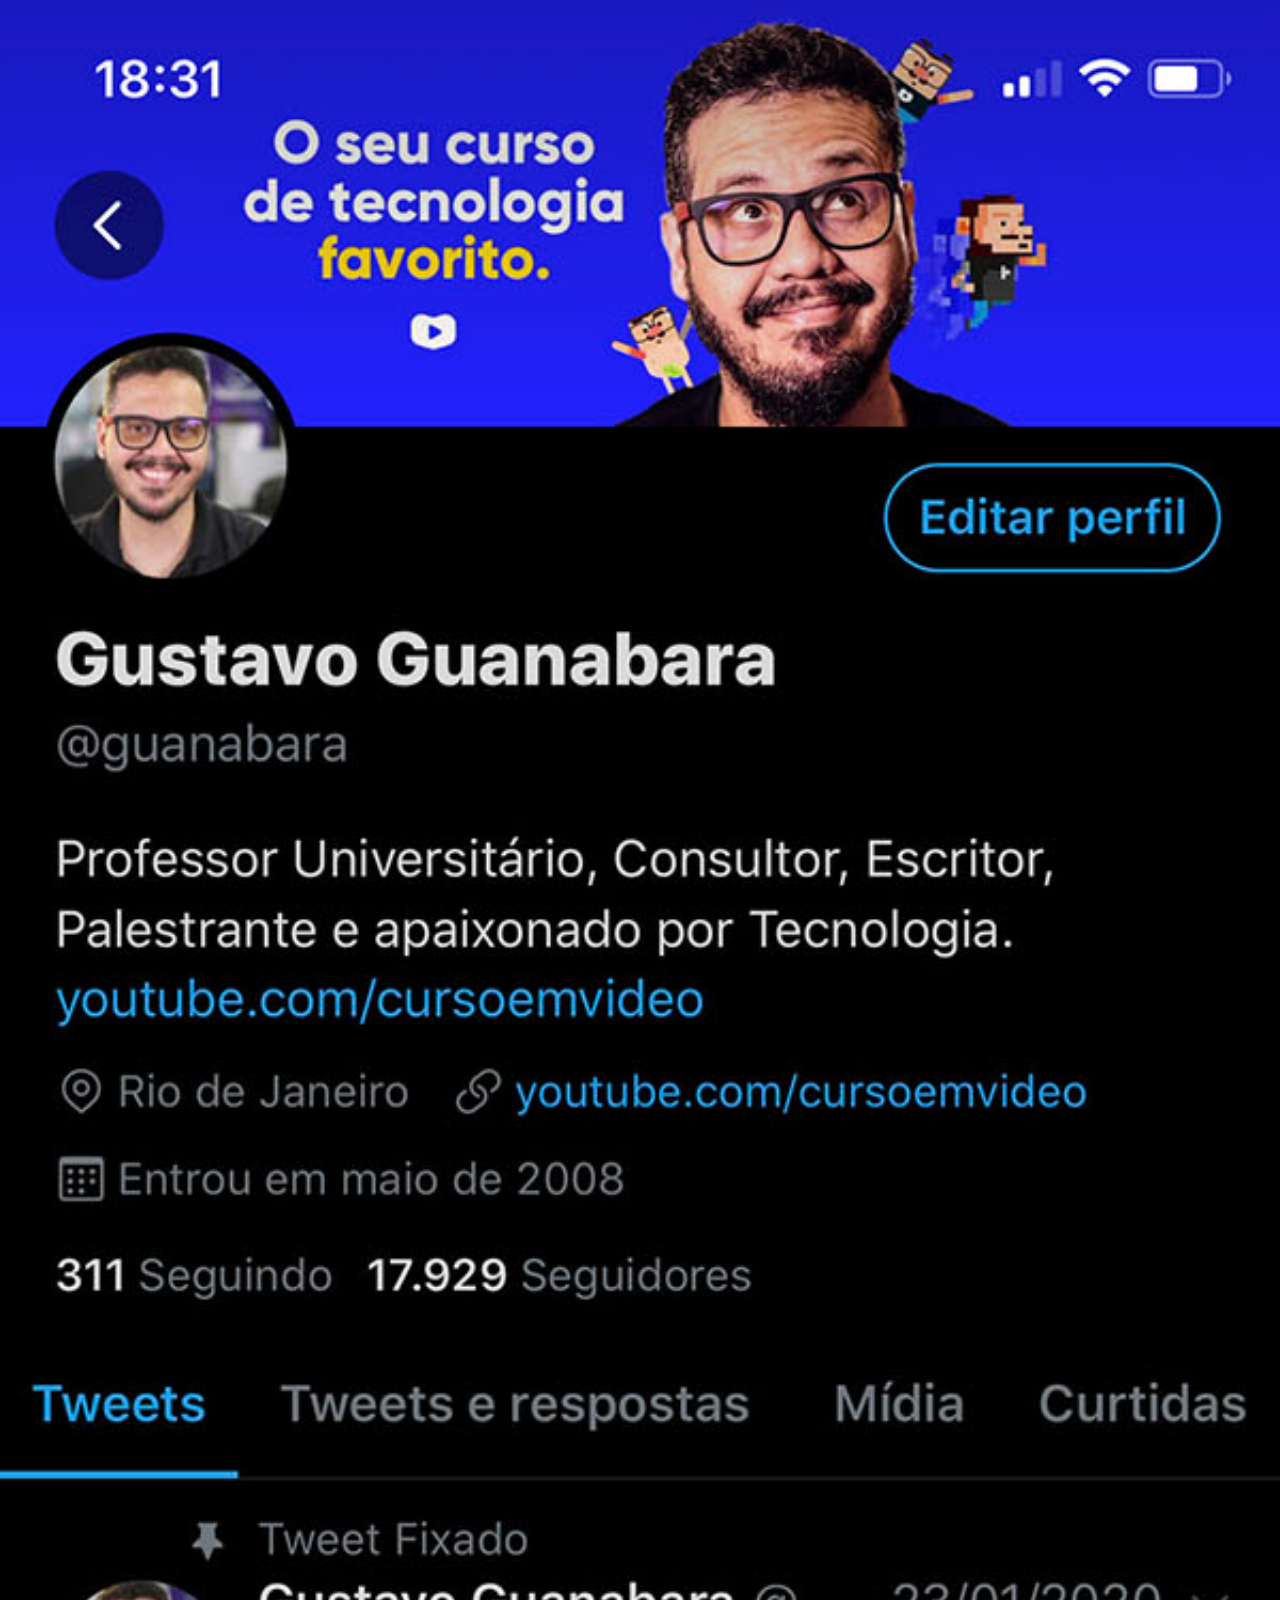
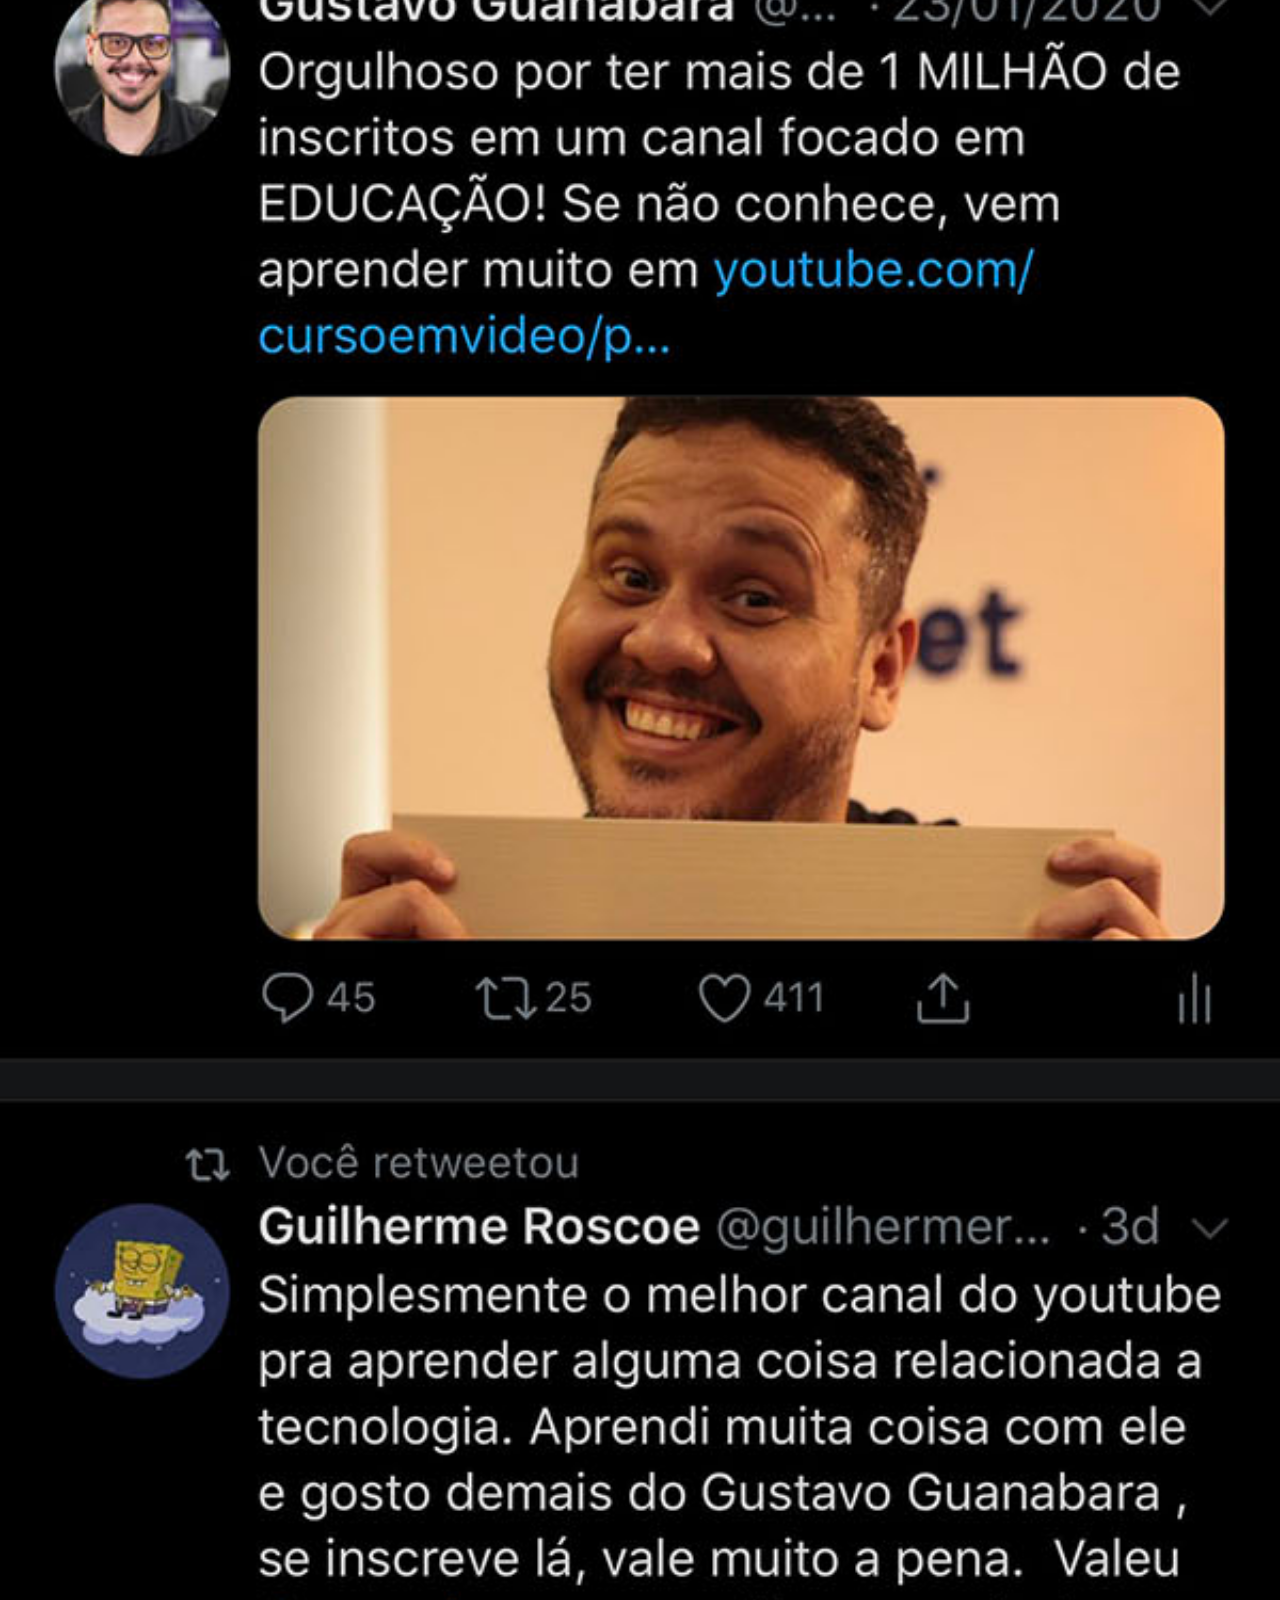
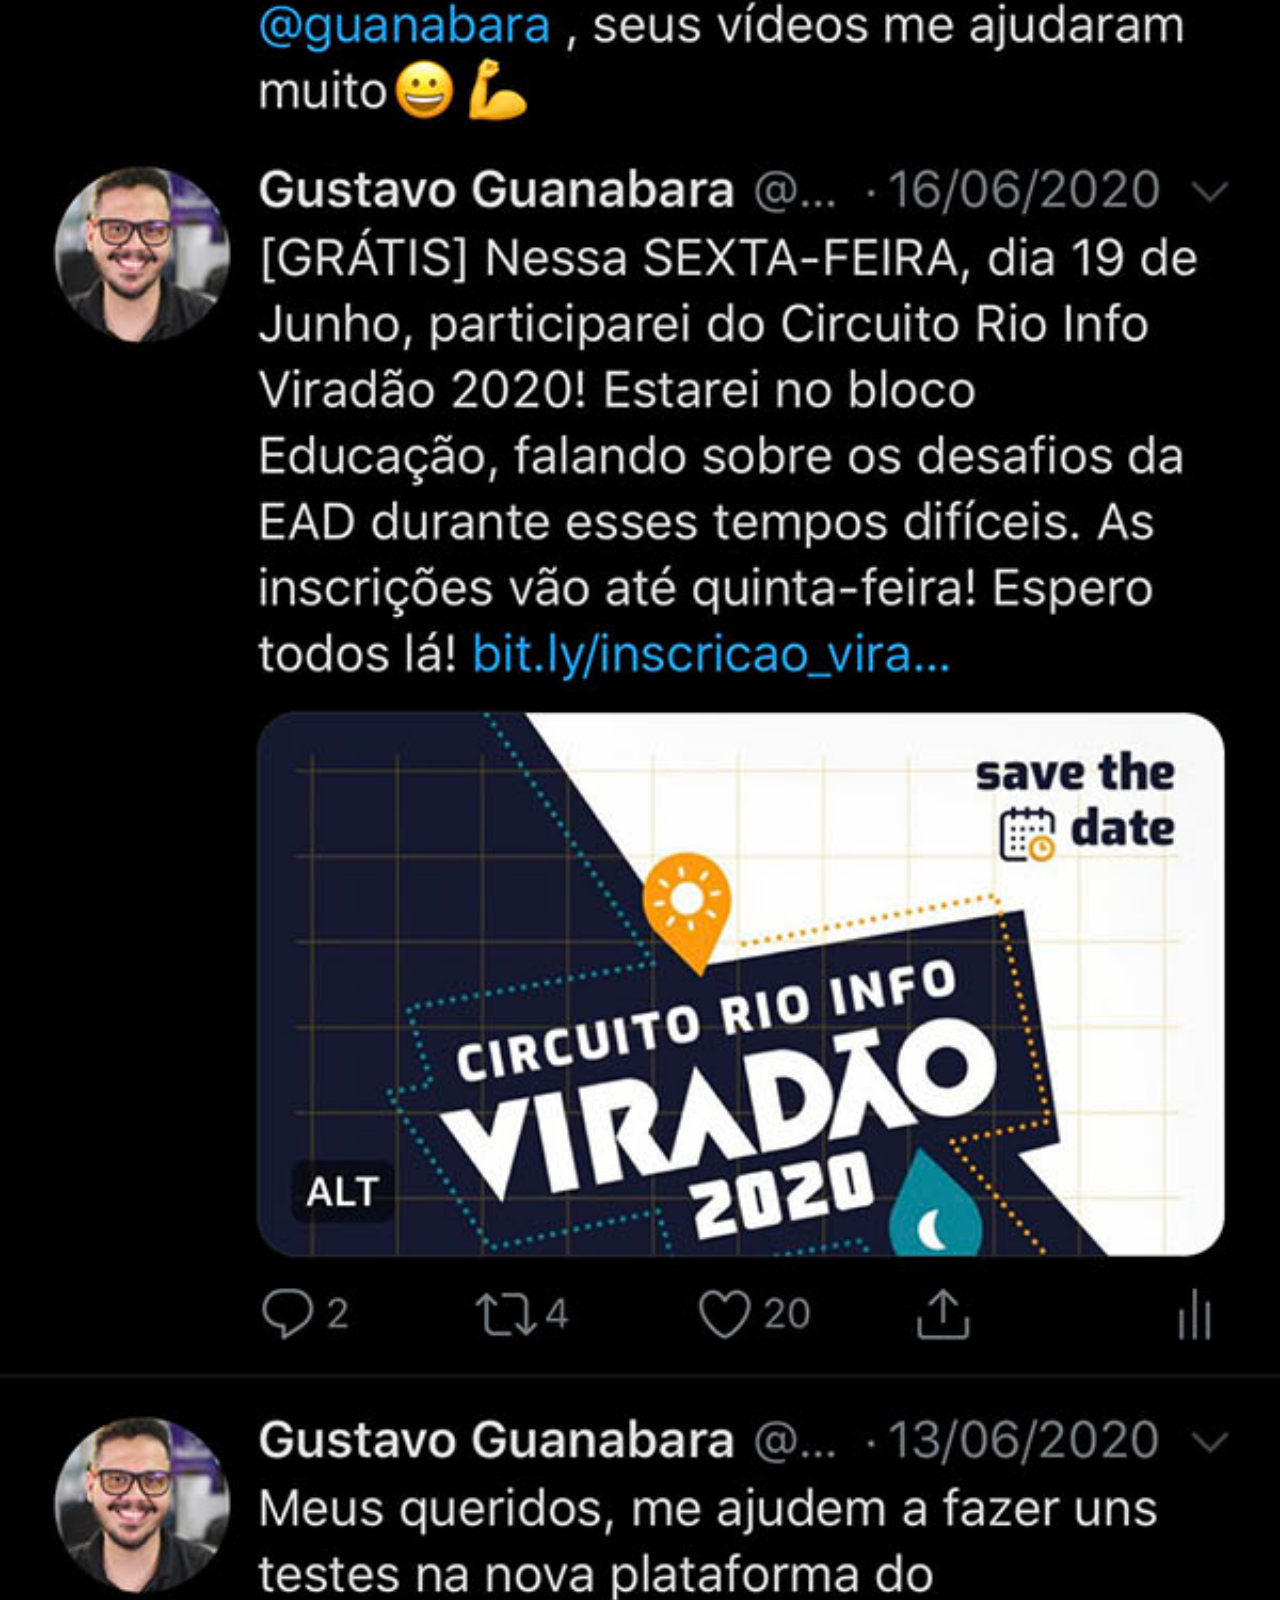
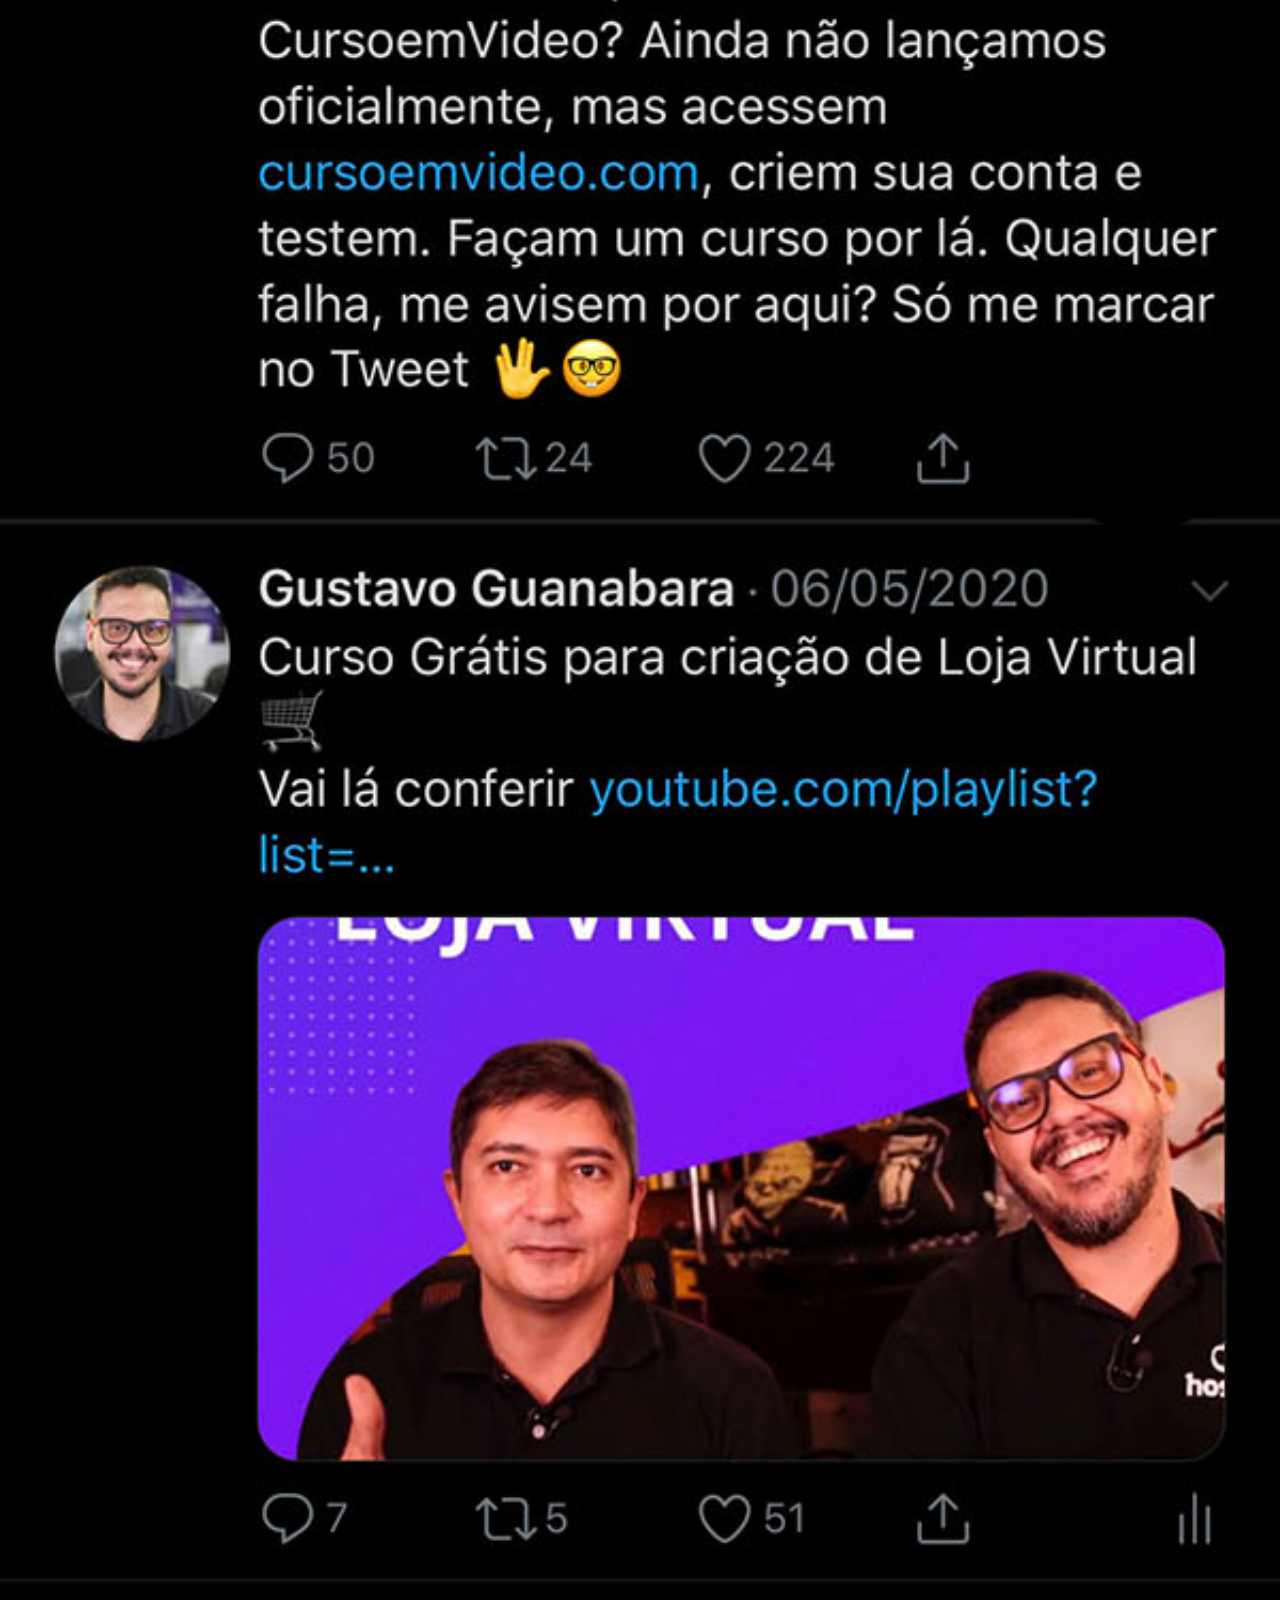
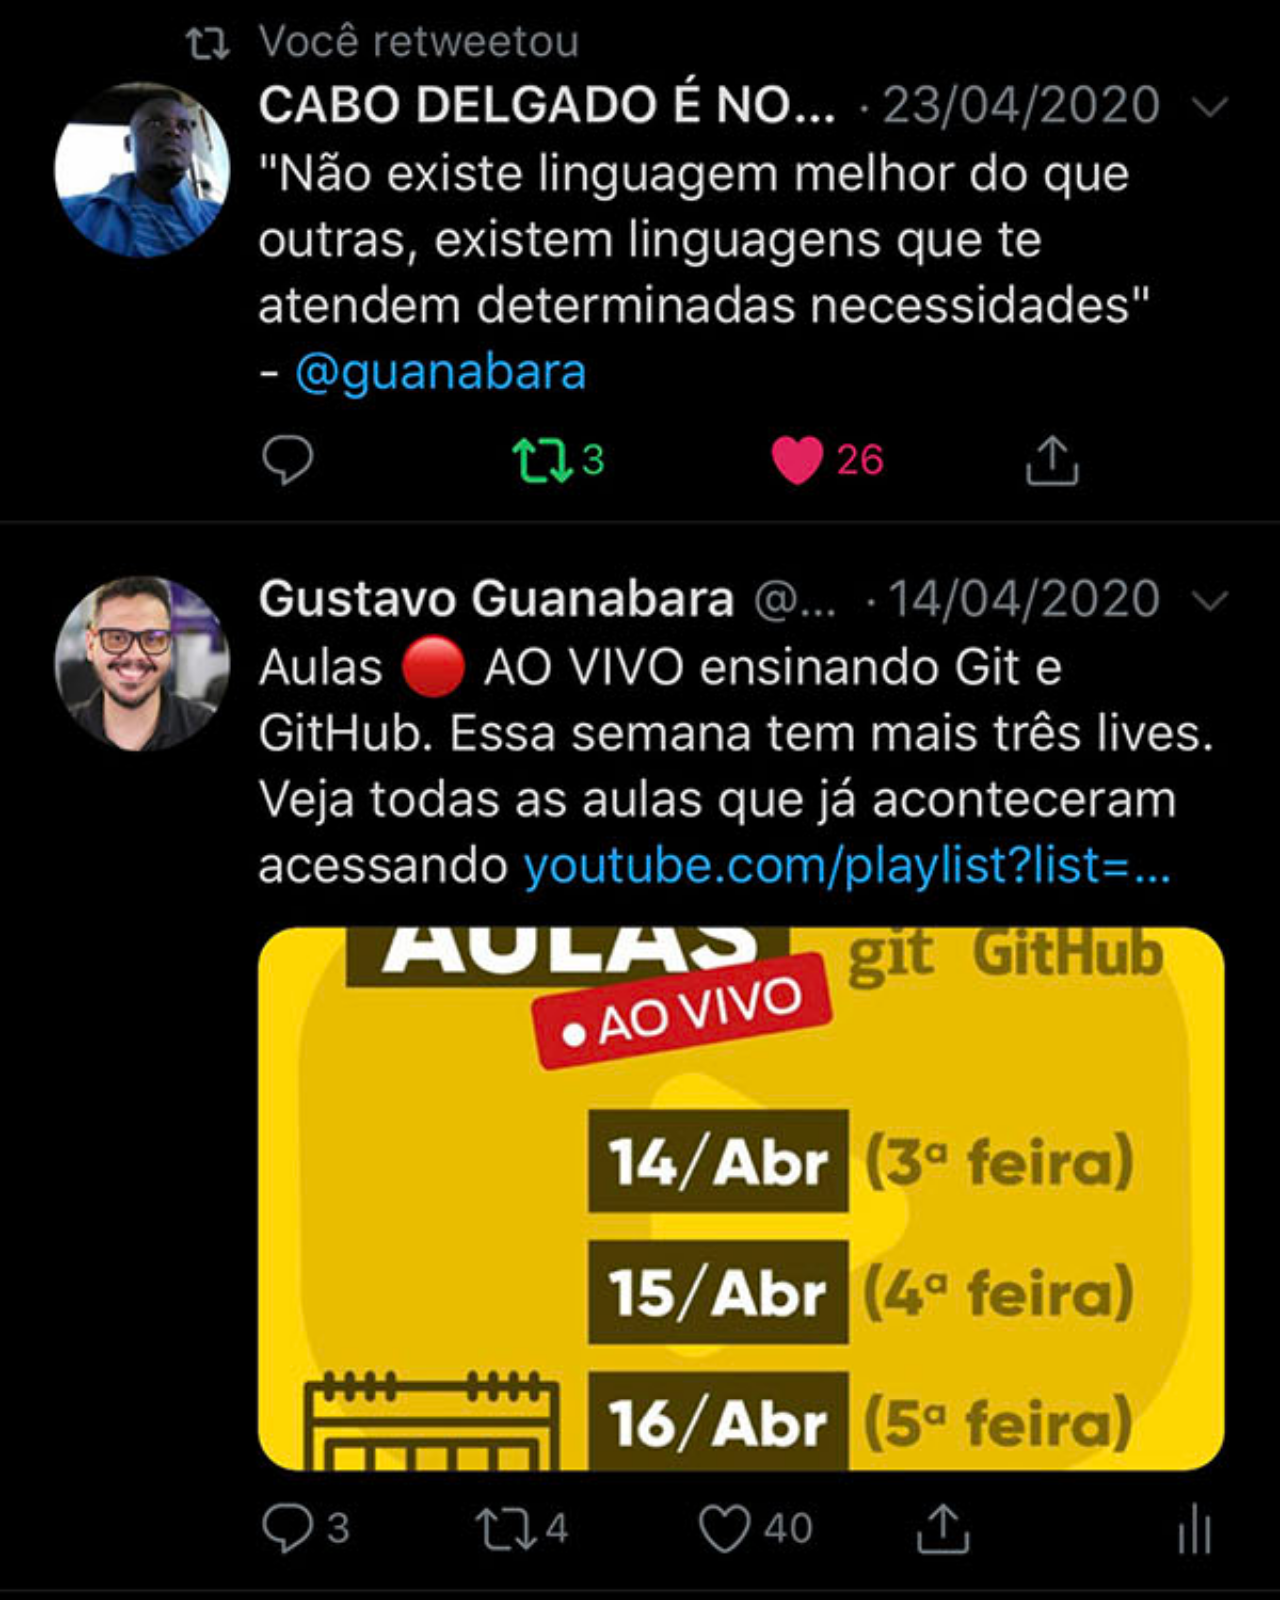
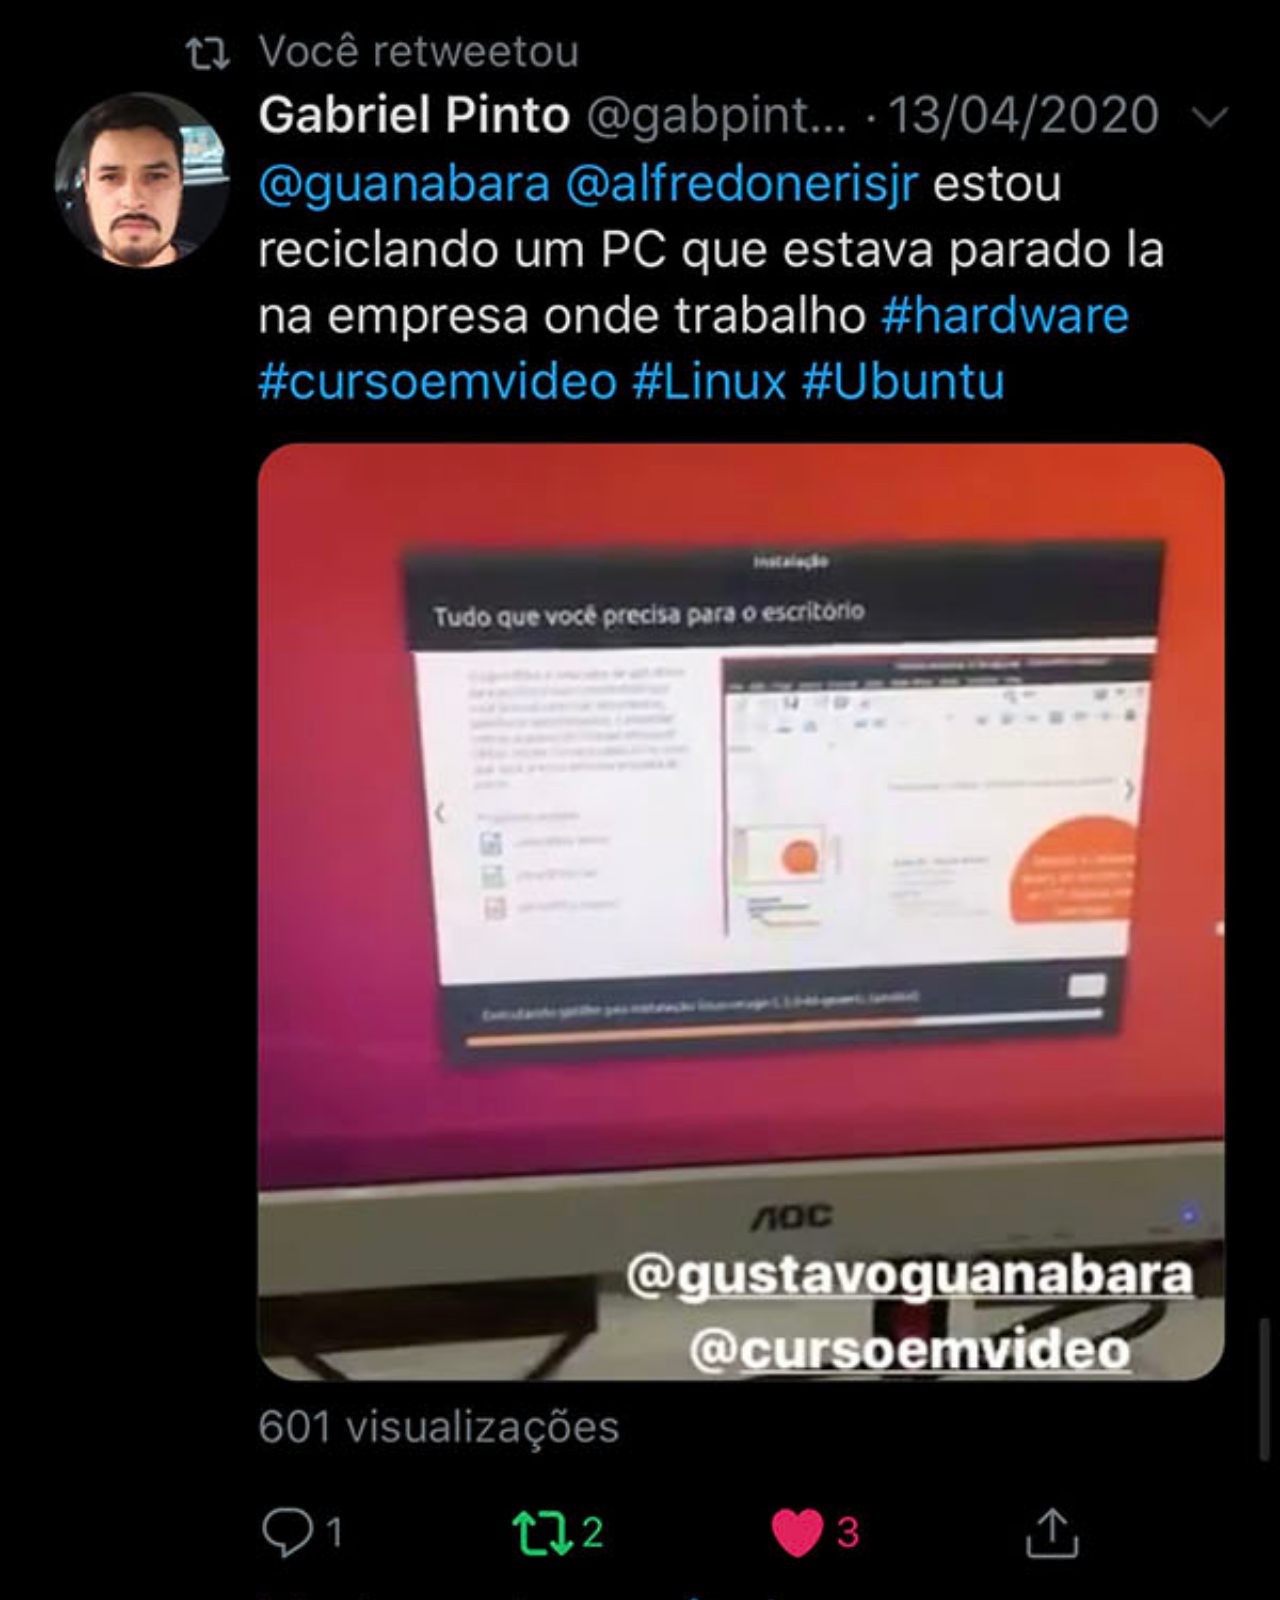
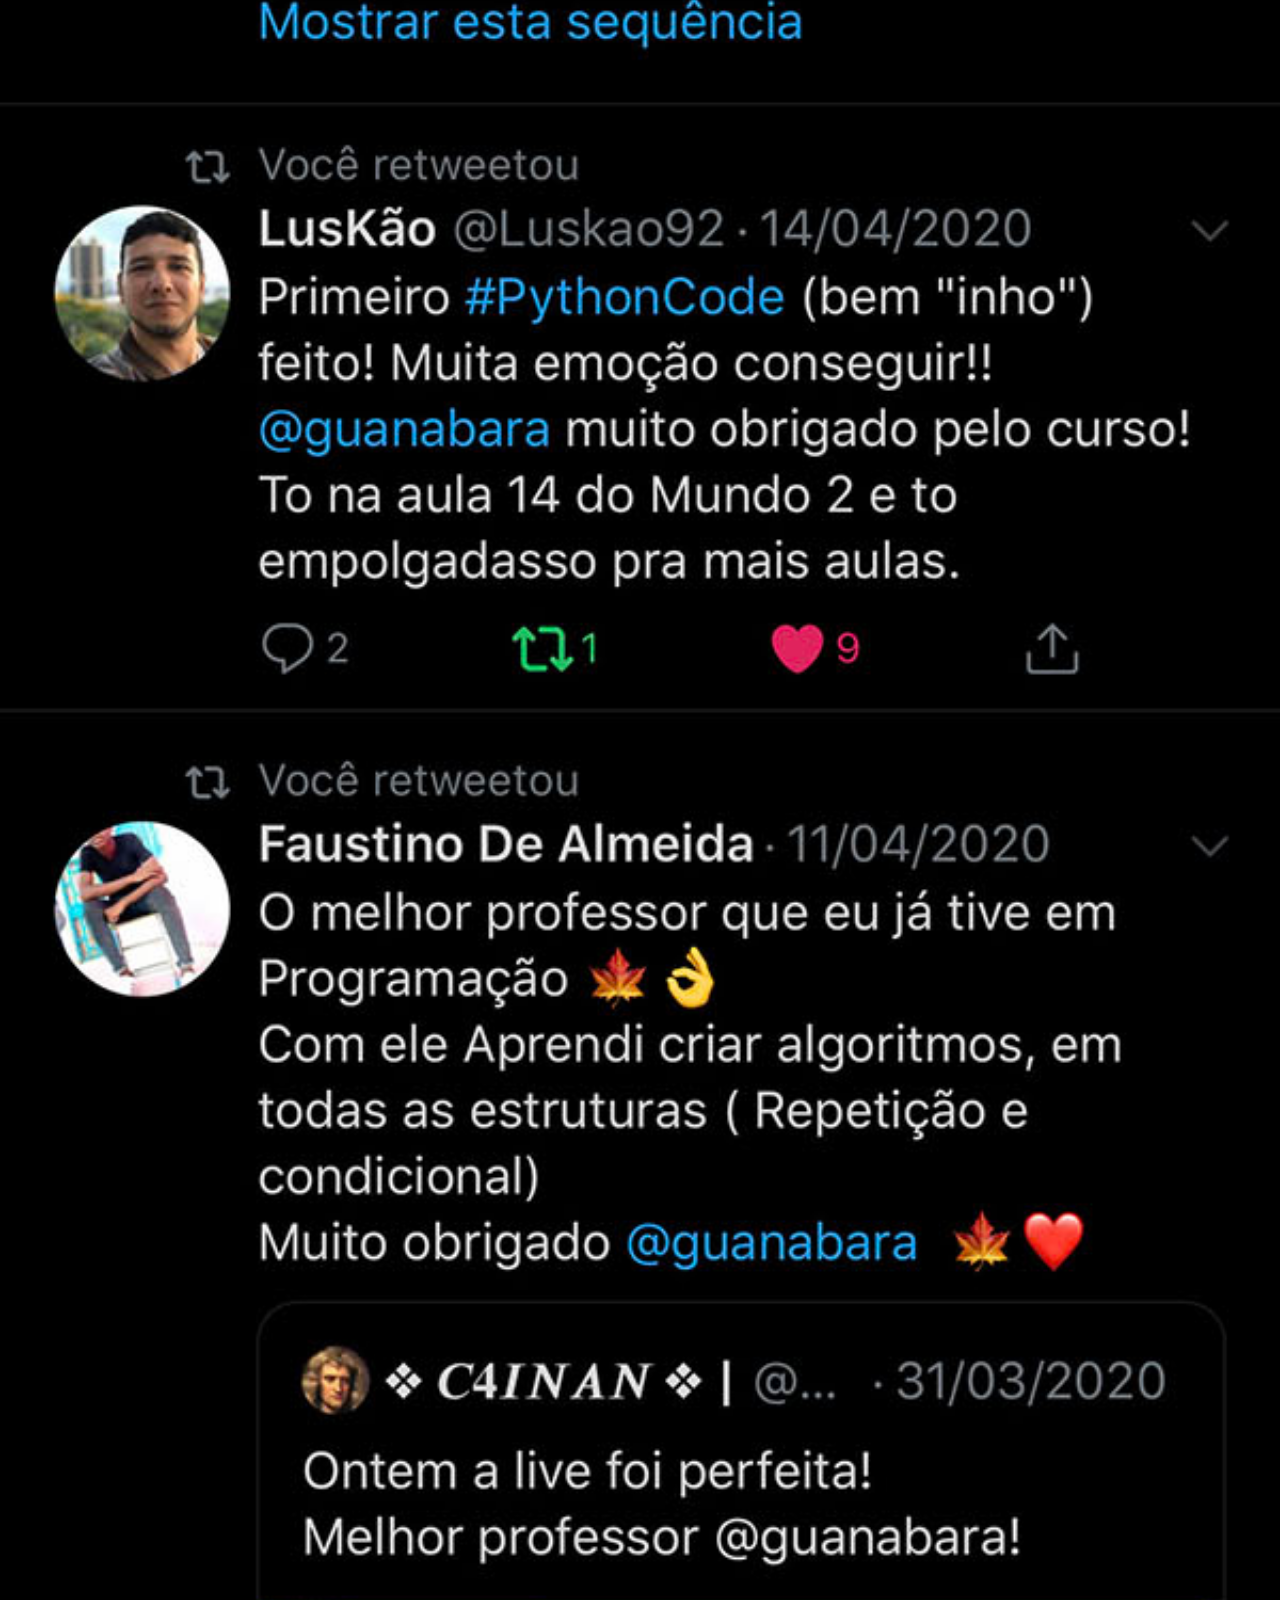
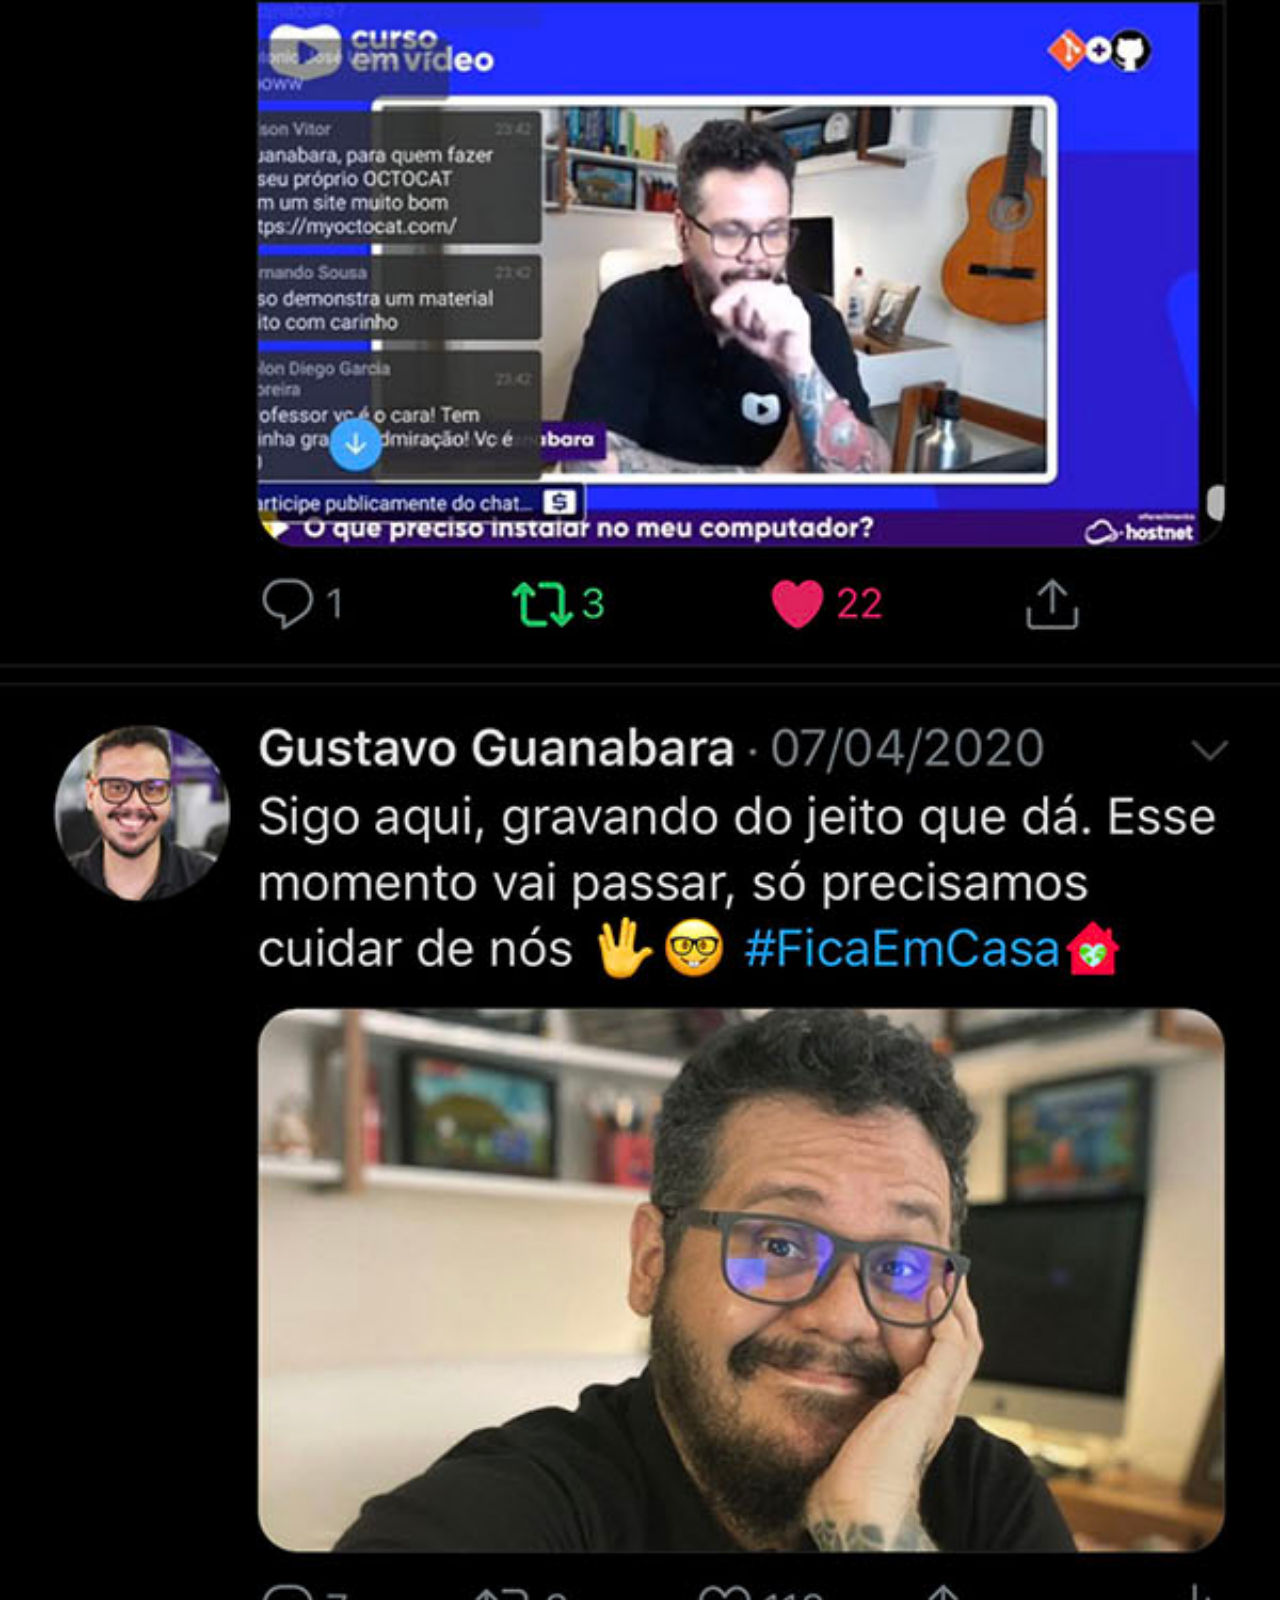
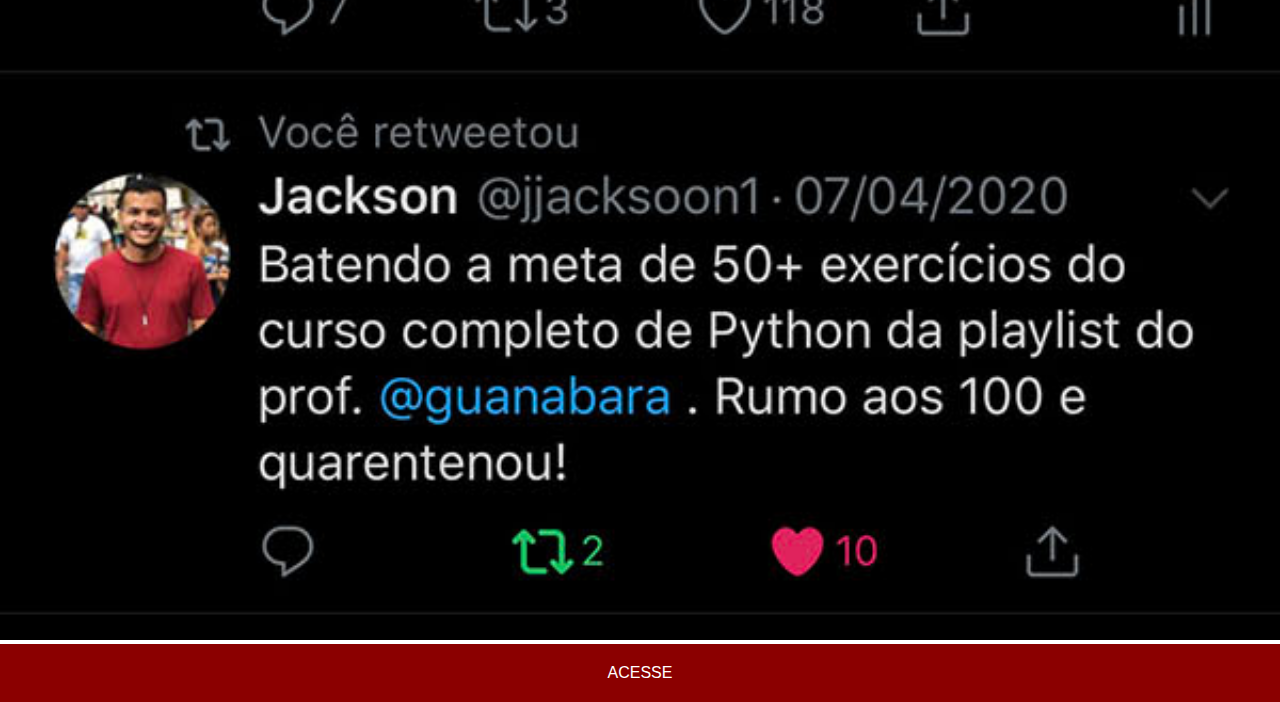
<file: twitter.html>
<!DOCTYPE html>
<html lang="pt-br">
<head>
    <meta charset="UTF-8">
    <meta name="viewport" content="width=device-width, initial-scale=1.0">
    <title>Twitter</title>
    <link rel="stylesheet" href="estilos/social.css">
   
</head>
<body>
    <img src="imagens/tela-twitter.jpg" alt="Twitter">
    <a href="#" target="_blank" rel="external">ACESSE</a>
</body>
</html>
</file>
<file: estilos/style.css>
@charset "UTF-8";

*{
    margin: 0px;
    padding: 0px;
    font-family: Arial, Helvetica, sans-serif;
}

html, body{
    height: 100vh;
    width: 100vw;
    background-color: black;

}

body{
    background: url("../imagens/fundo-madeira.jpg") no-repeat top center;
    background-size: cover;
    background-attachment: fixed;
}

main{
    position: relative;
    height: 100vh;
}

section#telefone{
    position: absolute;
    top: 50%;
    left: 50%;
    transform: translate(-50%, -50%);
    height: 627px;
    width: 311px;
    background: url("../imagens/frame-iphone.png") no-repeat;
}

iframe#tela{
    position: relative;
    top: 80px;
    left: 22px;
    width: 267px;
    height: 471px;
}

section#rede-sociais{
    text-align: right;
}

section#rede-sociais img{
    width: 50px;
    margin: 10px;
    border-radius: 50%;
    box-shadow: 2px 2px 5px rgba(0, 0, 0, 0.400);
    box-sizing: border-box;

}

section#rede-sociais img:hover{
    border: 2px solid rgba(255, 255, 255, 0.637);
    transform: translate(-3px, -3px);
    box-shadow: 5px 5px 10px rgba(0, 0, 0, 0.623);
    transition: transform 0.5 border 1s;
}
</file>
<file: estilos/social.css>
@charset "UTF-8";

    *{
            margin: 0px;
            padding: 0px;
            font-family: Arial, Helvetica, sans-serif;
        }

        ::-webkit-scrollbar{
            width: 0px;
            height: 0px;
        }
        
        img{
            width: 100vw;

        }

        a{
            display: block;
            background-color: darkred;
            color: white;
            padding: 20px;
            text-align: center;
            font-weight: border;
            text-decoration: none;
        }

        a:hover{
            background-color: red;
        }
</file>
